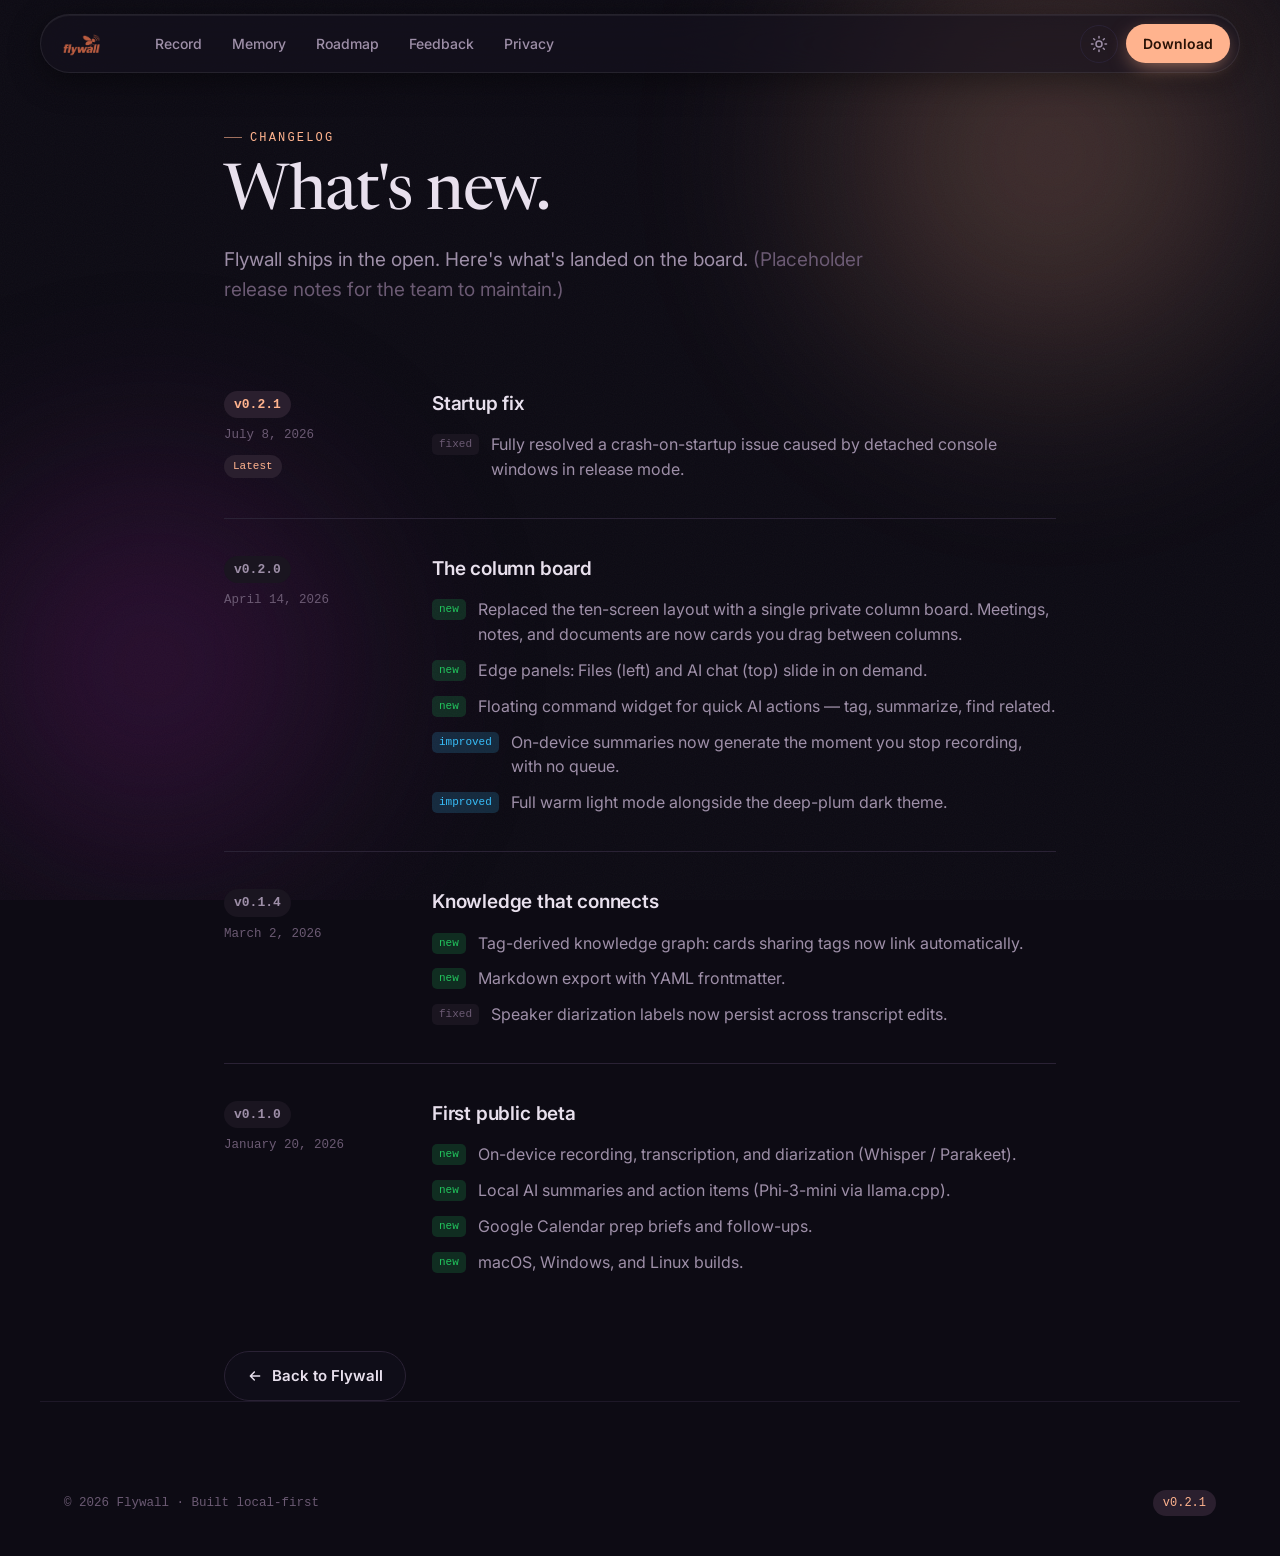
<file: changelog.html>
<!DOCTYPE html>
<html lang="en" data-theme="dark">
<head>
  <meta charset="UTF-8" />
  <meta name="viewport" content="width=device-width, initial-scale=1.0" />
  <title>Changelog — Flywall</title>
  <meta name="description" content="What's new in Flywall — release notes for a second you that captures everything you learn, on-device." />
  <link rel="icon" type="image/png" href="assets/fly-icon.png" />
  <link rel="preconnect" href="https://fonts.googleapis.com" />
  <link rel="preconnect" href="https://fonts.gstatic.com" crossorigin />
  <link href="https://fonts.googleapis.com/css2?family=Inter:opsz,wght@14..32,400;14..32,500;14..32,600;14..32,700&family=Newsreader:ital,opsz,wght@0,6..72,300..600;1,6..72,300..500&display=swap" rel="stylesheet" />
  <link rel="stylesheet" href="css/tokens.css" />
  <link rel="stylesheet" href="css/site.css" />
  <style>
    .doc { max-width: var(--maxw-narrow); margin-inline: auto; padding-top: calc(var(--nav-h) + 56px); }
    .doc h1 { font-family: var(--font-display); font-weight: 440; font-size: clamp(38px,6vw,64px); letter-spacing:-0.02em; }
    .doc .lead { color: var(--text-secondary); font-size: 19px; margin-top: 18px; max-width: 56ch; line-height:1.6; }
    .rel { display:grid; grid-template-columns: 180px 1fr; gap: 28px; padding: 36px 0; border-top: 1px solid var(--border-default); }
    .rel:first-of-type { border-top: none; }
    .rel-side { position: sticky; top: 110px; align-self: start; }
    .rel-ver { display:inline-flex; align-items:center; gap:8px; font-family: var(--font-mono); font-size:14px; font-weight:600; }
    .rel-ver .ver-badge { font-size:13px; }
    .rel-date { font-family: var(--font-mono); font-size:12.5px; color: var(--text-tertiary); margin-top:8px; }
    .rel-tag { display:inline-block; margin-top:10px; font-family:var(--font-mono); font-size:11px; padding:3px 9px; border-radius:var(--radius-full); }
    .rel-tag.latest { background: var(--accent-muted); color: var(--accent-primary); }
    .rel h3 { font-size:19px; font-weight:600; margin-bottom:14px; letter-spacing:-0.01em; }
    .rel ul { display:flex; flex-direction:column; gap:11px; }
    .rel li { display:flex; gap:12px; color: var(--text-secondary); line-height:1.55; }
    .rel li .k { font-family: var(--font-mono); font-size:11px; padding:2px 7px; border-radius:5px; flex-shrink:0; height:fit-content; margin-top:2px; }
    .k.new { background: color-mix(in oklch, var(--accent-success) 18%, transparent); color: var(--accent-success); }
    .k.imp { background: color-mix(in oklch, var(--accent-info) 18%, transparent); color: var(--accent-info); }
    .k.fix { background: var(--bg-subtle); color: var(--text-tertiary); }
    @media (max-width:600px){ .rel{ grid-template-columns:1fr; gap:14px; } .rel-side{ position:static; } }
  </style>
  <!-- Google tag (gtag.js) -->
  <script async src="https://www.googletagmanager.com/gtag/js?id=G-4VJD32J2JE"></script>
  <script>
    window.dataLayer = window.dataLayer || [];
    function gtag(){dataLayer.push(arguments);}
    gtag('js', new Date());
    gtag('config', 'G-4VJD32J2JE');
  </script>
</head>
<body>
<svg width="0" height="0" style="position:absolute" aria-hidden="true"><defs>
  <symbol id="i-sun" viewBox="0 0 24 24" fill="none" stroke="currentColor" stroke-width="2" stroke-linecap="round" stroke-linejoin="round"><circle cx="12" cy="12" r="4"/><path d="M12 2v2M12 20v2M4.9 4.9l1.4 1.4M17.7 17.7l1.4 1.4M2 12h2M20 12h2M4.9 19.1l1.4-1.4M17.7 6.3l1.4-1.4"/></symbol>
  <symbol id="i-moon" viewBox="0 0 24 24" fill="none" stroke="currentColor" stroke-width="2" stroke-linecap="round" stroke-linejoin="round"><path d="M21 12.8A9 9 0 1 1 11.2 3a7 7 0 0 0 9.8 9.8z"/></symbol>
  <symbol id="i-arrow" viewBox="0 0 24 24" fill="none" stroke="currentColor" stroke-width="2.1" stroke-linecap="round" stroke-linejoin="round"><path d="M5 12h14m0 0-6-6m6 6-6 6"/></symbol>
</defs></svg>

<div class="orbs" aria-hidden="true"><div class="orb orb--peach"></div><div class="orb orb--purple"></div></div>

<header class="nav glass" id="nav">
  <div class="nav-left">
    <a class="brand" href="index.html" aria-label="Flywall home"><img class="brand-logo" src="assets/flywall-logo.png" alt="Flywall" /></a>
    <nav class="nav-links" aria-label="Primary">
      <a href="index.html#record">Record</a><a href="index.html#memory">Memory</a><a href="roadmap.html">Roadmap</a><a href="feedback.html">Feedback</a><a href="index.html#privacy">Privacy</a>
    </nav>
  </div>
  <div class="nav-right">
    <button class="theme-toggle" id="themeToggle" aria-label="Toggle theme"><svg class="sun"><use href="#i-sun"/></svg><svg class="moon"><use href="#i-moon"/></svg></button>
    <a class="btn btn-primary" href="download.html">Download</a>
  </div>
</header>

<main class="container doc">
  <span class="eyebrow">Changelog</span>
  <h1 class="h-display" style="margin-top:14px;">What's new.</h1>
  <p class="lead">Flywall ships in the open. Here's what's landed on the board. <span style="color:var(--text-tertiary)">(Placeholder release notes for the team to maintain.)</span></p>

  <div style="margin-top:48px;">
    <div class="rel">
      <div class="rel-side">
        <div class="rel-ver"><span class="ver-badge">v0.2.1</span></div>
        <div class="rel-date">July 8, 2026</div>
        <span class="rel-tag latest">Latest</span>
      </div>
      <div>
        <h3>Startup fix</h3>
        <ul>
          <li><span class="k fix">fixed</span><span>Fully resolved a crash-on-startup issue caused by detached console windows in release mode.</span></li>
        </ul>
      </div>
    </div>

    <div class="rel">
      <div class="rel-side">
        <div class="rel-ver"><span class="ver-badge" style="background:var(--bg-subtle);color:var(--text-secondary)">v0.2.0</span></div>
        <div class="rel-date">April 14, 2026</div>
      </div>
      <div>
        <h3>The column board</h3>
        <ul>
          <li><span class="k new">new</span><span>Replaced the ten-screen layout with a single private column board. Meetings, notes, and documents are now cards you drag between columns.</span></li>
          <li><span class="k new">new</span><span>Edge panels: Files (left) and AI chat (top) slide in on demand.</span></li>
          <li><span class="k new">new</span><span>Floating command widget for quick AI actions — tag, summarize, find related.</span></li>
          <li><span class="k imp">improved</span><span>On-device summaries now generate the moment you stop recording, with no queue.</span></li>
          <li><span class="k imp">improved</span><span>Full warm light mode alongside the deep-plum dark theme.</span></li>
        </ul>
      </div>
    </div>

    <div class="rel">
      <div class="rel-side">
        <div class="rel-ver"><span class="ver-badge" style="background:var(--bg-subtle);color:var(--text-secondary)">v0.1.4</span></div>
        <div class="rel-date">March 2, 2026</div>
      </div>
      <div>
        <h3>Knowledge that connects</h3>
        <ul>
          <li><span class="k new">new</span><span>Tag-derived knowledge graph: cards sharing tags now link automatically.</span></li>
          <li><span class="k new">new</span><span>Markdown export with YAML frontmatter.</span></li>
          <li><span class="k fix">fixed</span><span>Speaker diarization labels now persist across transcript edits.</span></li>
        </ul>
      </div>
    </div>

    <div class="rel">
      <div class="rel-side">
        <div class="rel-ver"><span class="ver-badge" style="background:var(--bg-subtle);color:var(--text-secondary)">v0.1.0</span></div>
        <div class="rel-date">January 20, 2026</div>
      </div>
      <div>
        <h3>First public beta</h3>
        <ul>
          <li><span class="k new">new</span><span>On-device recording, transcription, and diarization (Whisper / Parakeet).</span></li>
          <li><span class="k new">new</span><span>Local AI summaries and action items (Phi-3-mini via llama.cpp).</span></li>
          <li><span class="k new">new</span><span>Google Calendar prep briefs and follow-ups.</span></li>
          <li><span class="k new">new</span><span>macOS, Windows, and Linux builds.</span></li>
        </ul>
      </div>
    </div>
  </div>

  <p style="margin-top:40px;"><a class="btn btn-ghost" href="index.html"><svg width="16" height="16" style="transform:rotate(180deg)"><use href="#i-arrow"/></svg>Back to Flywall</a></p>
</main>

<footer class="footer container">
  <div class="footer-bottom" style="border-top:none;margin-top:24px;padding-top:0;">
    <span class="mono">© 2026 Flywall · Built local-first</span>
    <span class="ver-badge">v0.2.1</span>
  </div>
</footer>

<script>
  (function () {
    var root = document.documentElement;
    try { var s = localStorage.getItem('fw-theme'); if (s) root.setAttribute('data-theme', s); } catch (e) {}
    var nav = document.getElementById('nav');
    var onS = function () { nav.classList.toggle('is-scrolled', window.scrollY > 40); };
    onS(); window.addEventListener('scroll', onS, { passive: true });
    document.getElementById('themeToggle').addEventListener('click', function () {
      var n = root.getAttribute('data-theme') === 'light' ? 'dark' : 'light';
      root.setAttribute('data-theme', n);
      try { localStorage.setItem('fw-theme', n); } catch (e) {}
    });
  })();
</script>
</body>
</html>
</file>
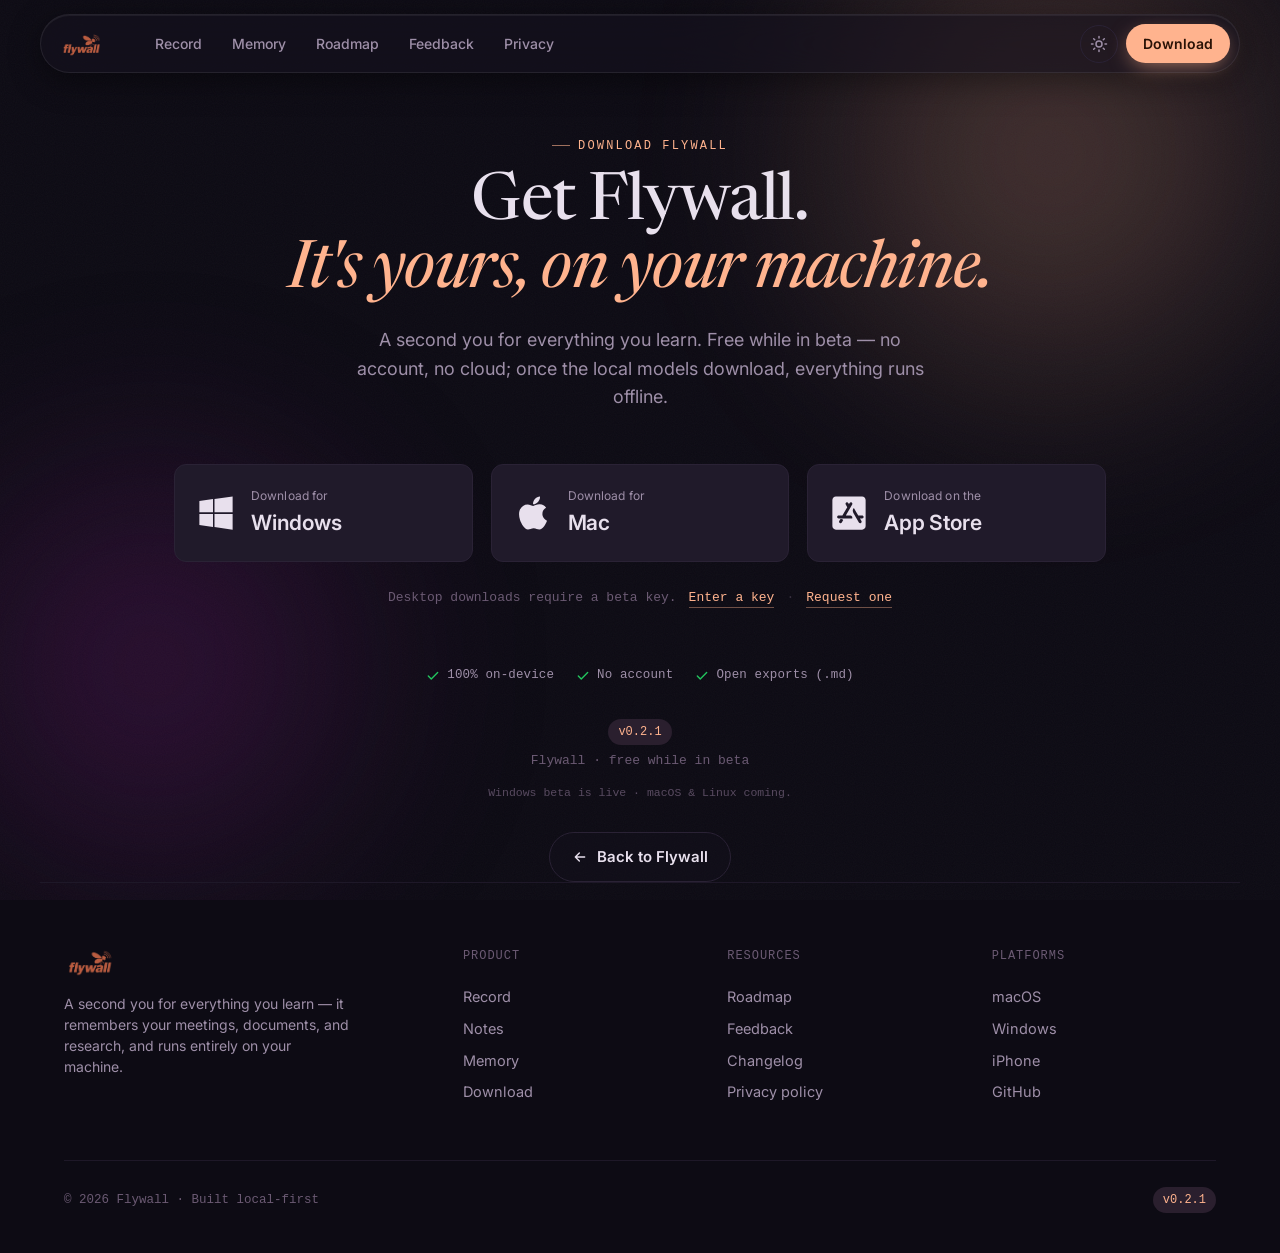
<file: download.html>
<!DOCTYPE html>
<html lang="en" data-theme="dark">
<head>
  <meta charset="UTF-8" />
  <meta name="viewport" content="width=device-width, initial-scale=1.0" />
  <title>Download Flywall — Mac, Windows &amp; iPhone</title>
  <meta name="description" content="Download Flywall for macOS, Windows, and iPhone. A second you for everything you learn — private and local-first. No account required." />
  <link rel="icon" type="image/png" href="assets/fly-mark.png" />
  <link rel="preconnect" href="https://fonts.googleapis.com" />
  <link rel="preconnect" href="https://fonts.gstatic.com" crossorigin />
  <link href="https://fonts.googleapis.com/css2?family=Inter:opsz,wght@14..32,400;14..32,500;14..32,600;14..32,700&family=Newsreader:ital,opsz,wght@0,6..72,300..600;1,6..72,300..500&display=swap" rel="stylesheet" />
  <link rel="stylesheet" href="css/tokens.css" />
  <link rel="stylesheet" href="css/site.css" />
  <style>
    .dl-wrap { max-width: 980px; margin-inline: auto; padding-top: calc(var(--nav-h) + 64px); text-align: center; }
    .dl-wrap h1 { font-family: var(--font-display); font-weight: 440; font-size: clamp(38px, 6vw, 66px); letter-spacing: -0.02em; line-height: 1.04; }
    .dl-wrap h1 em { font-style: italic; color: var(--accent-primary); }
    .dl-wrap .lead { color: var(--text-secondary); font-size: 18px; margin: 20px auto 0; max-width: 54ch; line-height: 1.6; }
    .dl-grid { display: grid; grid-template-columns: repeat(3, 1fr); gap: 18px; margin-top: 52px; text-align: left; }
    .dl-btn {
      display: flex; align-items: center; gap: 16px;
      padding: 22px 22px; min-height: 92px;
      border-radius: var(--radius-lg);
      background: var(--bg-elevated); border: 1px solid var(--border-default);
      color: var(--text-primary);
      transition: transform var(--t-smooth), border-color var(--t-smooth), box-shadow var(--t-smooth);
    }
    .dl-btn:hover { transform: translateY(-4px); border-color: color-mix(in oklch, var(--accent-primary) 55%, var(--border-default)); box-shadow: 0 16px 44px -14px color-mix(in oklch, var(--accent-primary) 55%, transparent); }
    .dl-btn:active { transform: translateY(-1px) scale(.99); }
    .dl-logo { width: 38px; height: 38px; display: grid; place-items: center; flex-shrink: 0; color: var(--text-primary); }
    .dl-logo svg { width: 100%; height: 100%; }
    .dl-txt { display: flex; flex-direction: column; gap: 2px; min-width: 0; }
    .dl-txt .s { font-size: 12px; color: var(--text-secondary); letter-spacing: .01em; }
    .dl-txt .b { font-size: 21px; font-weight: 600; letter-spacing: -0.01em; }
    .dl-meta { margin-top: 34px; font-family: var(--font-mono); font-size: 13px; color: var(--text-tertiary); display: flex; flex-direction: column; gap: 6px; align-items: center; }
    .dl-meta .ver-badge { font-size: 12px; }
    .dl-back { margin-top: 30px; }
    .dl-note { margin-top: 8px; font-size: 11.5px; color: var(--text-tertiary); opacity: .8; }
    @media (max-width: 760px) { .dl-grid { grid-template-columns: 1fr; } }

    /* -------- Beta gate -------- */
    .beta-gate {
      max-width: 560px; margin: 52px auto 0; text-align: left;
      background: var(--bg-elevated); border: 1px solid var(--border-default);
      border-radius: var(--radius-xl); padding: 8px;
      box-shadow: 0 18px 50px -24px rgba(0,0,0,.55);
    }
    .beta-tabs { display: flex; gap: 4px; background: var(--bg-subtle); border-radius: var(--radius-lg); padding: 4px; }
    .beta-tab {
      flex: 1; padding: 10px 14px; border-radius: calc(var(--radius-lg) - 3px);
      font-size: 14px; font-weight: 600; color: var(--text-secondary);
      transition: background var(--t-fast), color var(--t-fast);
    }
    .beta-tab.is-active { background: var(--bg-elevated); color: var(--text-primary); box-shadow: 0 1px 3px rgba(0,0,0,.22); }
    .beta-panel { display: none; padding: 22px 16px 16px; }
    .beta-panel.is-active { display: block; }
    .beta-label { display: block; font-size: 14px; color: var(--text-secondary); margin-bottom: 13px; line-height: 1.55; }
    .beta-row { display: flex; gap: 10px; }
    .beta-input {
      flex: 1; min-width: 0; padding: 12px 14px;
      border-radius: var(--radius-md); background: var(--bg-canvas);
      border: 1px solid var(--border-default); color: var(--text-primary);
      font-size: 15px; font-family: var(--font-sans);
      transition: border-color var(--t-fast), box-shadow var(--t-fast);
    }
    #betaKey { font-family: var(--font-mono); letter-spacing: .04em; text-transform: uppercase; }
    .beta-input::placeholder { color: var(--text-tertiary); }
    .beta-input:focus { outline: none; border-color: var(--border-focus); box-shadow: 0 0 0 3px color-mix(in oklch, var(--accent-primary) 22%, transparent); }
    .beta-row .btn { flex-shrink: 0; }
    .beta-msg { margin: 13px 2px 0; font-size: 13px; min-height: 18px; line-height: 1.5; }
    .beta-msg.is-err { color: var(--accent-danger); }
    .beta-msg.is-ok { color: var(--accent-success); }
    .beta-hp { position: absolute; left: -9999px; width: 1px; height: 1px; overflow: hidden; }
    .dl-gatehint { margin-top: 26px; font-family: var(--font-mono); font-size: 13px; color: var(--text-tertiary); display: flex; flex-wrap: wrap; gap: 6px 12px; justify-content: center; align-items: center; }
    .dl-gatehint a { color: var(--accent-primary); border-bottom: 1px solid color-mix(in oklch, var(--accent-primary) 40%, transparent); }
    .dl-gatehint a:hover { color: var(--accent-hover); }
    .dl-gatehint .dot { opacity: .45; }
    .dl-gatehint.is-unlocked #lockLine { color: var(--accent-success); }
    .dl-gatehint.is-unlocked a { display: none; }
    .dl-gatehint.is-unlocked .dot { display: none; }
    .dl-msg { text-align: center; margin: 10px auto 0; max-width: 46ch; }
    .beta-gate[hidden] { display: none; }
    @media (max-width: 520px) { .beta-row { flex-direction: column; } .beta-row .btn { width: 100%; } }
  </style>
  <!-- Google tag (gtag.js) -->
  <script async src="https://www.googletagmanager.com/gtag/js?id=G-4VJD32J2JE"></script>
  <script>
    window.dataLayer = window.dataLayer || [];
    function gtag(){dataLayer.push(arguments);}
    gtag('js', new Date());
    gtag('config', 'G-4VJD32J2JE');
  </script>
</head>
<body>
<svg width="0" height="0" style="position:absolute" aria-hidden="true"><defs>
  <symbol id="i-sun" viewBox="0 0 24 24" fill="none" stroke="currentColor" stroke-width="2" stroke-linecap="round" stroke-linejoin="round"><circle cx="12" cy="12" r="4"/><path d="M12 2v2M12 20v2M4.9 4.9l1.4 1.4M17.7 17.7l1.4 1.4M2 12h2M20 12h2M4.9 19.1l1.4-1.4M17.7 6.3l1.4-1.4"/></symbol>
  <symbol id="i-moon" viewBox="0 0 24 24" fill="none" stroke="currentColor" stroke-width="2" stroke-linecap="round" stroke-linejoin="round"><path d="M21 12.8A9 9 0 1 1 11.2 3a7 7 0 0 0 9.8 9.8z"/></symbol>
  <symbol id="i-arrow" viewBox="0 0 24 24" fill="none" stroke="currentColor" stroke-width="2.1" stroke-linecap="round" stroke-linejoin="round"><path d="M5 12h14m0 0-6-6m6 6-6 6"/></symbol>
  <symbol id="i-check" viewBox="0 0 24 24" fill="none" stroke="currentColor" stroke-width="2.4" stroke-linecap="round" stroke-linejoin="round"><polyline points="20 6 9 17 4 12"/></symbol>
  <symbol id="i-download" viewBox="0 0 24 24" fill="none" stroke="currentColor" stroke-width="2.1" stroke-linecap="round" stroke-linejoin="round"><path d="M12 3v12m0 0 4-4m-4 4-4-4M4 19h16"/></symbol>
</defs></svg>

<div class="orbs" aria-hidden="true"><div class="orb orb--peach"></div><div class="orb orb--purple"></div></div>

<header class="nav glass" id="nav">
  <div class="nav-left">
    <a class="brand" href="index.html" aria-label="Flywall home"><img class="brand-logo" src="assets/flywall-logo.png" alt="Flywall" /></a>
    <nav class="nav-links" aria-label="Primary">
      <a href="index.html#record">Record</a>
      <a href="index.html#memory">Memory</a>
      <a href="roadmap.html">Roadmap</a>
      <a href="feedback.html">Feedback</a>
      <a href="index.html#privacy">Privacy</a>
    </nav>
  </div>
  <div class="nav-right">
    <button class="theme-toggle" id="themeToggle" aria-label="Toggle theme"><svg class="sun"><use href="#i-sun"/></svg><svg class="moon"><use href="#i-moon"/></svg></button>
    <a class="btn btn-primary" href="download.html">Download</a>
  </div>
</header>

<main class="container dl-wrap">
  <span class="eyebrow" style="display:inline-flex;justify-content:center;">Download Flywall</span>
  <h1 class="h-display" style="margin-top:14px;">Get Flywall.<br/><em>It's yours, on your machine.</em></h1>
  <p class="lead">A second you for everything you learn. Free while in beta — no account, no cloud; once the local models download, everything runs offline.</p>

  <!-- Platform downloads (always visible). Windows/Mac require a beta key. -->
  <div class="dl-grid">
    <!-- Windows — Windows logo. Swap href for the .exe/.msi release URL. -->
    <a class="dl-btn" href="releases/Flywall_0.2.1_x64-setup.exe" data-platform="windows" aria-label="Download for Windows" download>
      <span class="dl-logo">
        <svg viewBox="0 0 448 512" aria-hidden="true"><path fill="currentColor" d="M0 93.7l183.6-25.3v177.4H0V93.7zm0 324.6l183.6 25.3V268.4H0v149.9zm203.8 28L448 480V268.4H203.8v177.9zm0-380.6v180.1H448V32L203.8 65.7z"/></svg>
      </span>
      <span class="dl-txt"><span class="s">Download for</span><span class="b">Windows</span></span>
    </a>

    <!-- Mac — Apple logo. Swap href for the .dmg release URL. -->
    <a class="dl-btn" href="https://github.com/1MARRC/Artemis/releases/download/v0.2.0/Flywall_0.2.0_x64.dmg" data-platform="mac" aria-label="Download for Mac" download>
      <span class="dl-logo">
        <svg viewBox="0 0 384 512" aria-hidden="true"><path fill="currentColor" d="M318.7 268.7c-.2-36.7 16.4-64.4 50-84.8-18.8-26.9-47.2-41.7-84.7-44.6-35.5-2.8-74.3 20.7-88.5 20.7-15 0-49.4-19.7-76.4-19.7C63.3 141.2 4 184.8 4 273.5q0 39.3 14.4 81.2c12.8 36.7 59 126.7 107.2 125.2 25.2-.6 43-17.9 75.8-17.9 31.8 0 48.3 17.9 76.4 17.9 48.6-.7 90.4-82.5 102.6-119.3-65.2-30.7-61.7-90-61.7-91.9zM262.1 104.5c27.3-32.4 24.8-61.9 24-72.5-24.1 1.4-52 16.4-67.9 34.9-17.5 19.8-27.8 44.3-25.6 71.9 26.1 2 49.9-11.4 69.5-34.3z"/></svg>
      </span>
      <span class="dl-txt"><span class="s">Download for</span><span class="b">Mac</span></span>
    </a>

    <!-- iPhone — App Store logo. Placeholder; swap href for the App Store listing URL. -->
    <a class="dl-btn" href="#" data-platform="ios" target="_blank" rel="noopener" aria-label="Download on the App Store">
      <span class="dl-logo">
        <svg viewBox="0 0 448 512" aria-hidden="true"><path fill="currentColor" d="M400 32H48C21.5 32 0 53.5 0 80v352c0 26.5 21.5 48 48 48h352c26.5 0 48-21.5 48-48V80c0-26.5-21.5-48-48-48zM127 384.5c-5.5 9.6-17.8 12.8-27.3 7.3-9.6-5.5-12.8-17.8-7.3-27.3l14.3-24.7c16.1-4.9 29.3-1.1 39.6 11.4L127 384.5zm138.9-53.9H84c-11 0-20-9-20-20s9-20 20-20h51l65.4-113.2-20.5-35.4c-5.5-9.6-2.2-21.8 7.3-27.3 9.6-5.5 21.8-2.2 27.3 7.3l8.9 15.4 8.9-15.4c5.5-9.6 17.8-12.8 27.3-7.3 9.6 5.5 12.8 17.8 7.3 27.3l-85.8 148.6h62.1c20.2 0 31.5 23.7 22.7 40zm135.2 0h-29l19.6 33.9c5.5 9.6 2.2 21.8-7.3 27.3-9.6 5.5-21.8 2.2-27.3-7.3-32.9-56.9-57.5-99.7-74-128.1-16.7-29-4.8-58 7.1-67.8 13.1 22.7 32.7 56.7 58.9 102h52.1c11 0 20 9 20 20-.1 11-9.1 20-20.1 20z"/></svg>
      </span>
      <span class="dl-txt"><span class="s">Download on the</span><span class="b">App Store</span></span>
    </a>
  </div>

  <p class="dl-gatehint" id="gateHint">
    <span id="lockLine">Desktop downloads require a beta key.</span>
    <a href="#" id="haveKeyLink">Enter a key</a>
    <span class="dot" aria-hidden="true">·</span>
    <a href="#" id="needKeyLink">Request one</a>
  </p>
  <p class="beta-msg dl-msg" id="dlMsg" role="status" aria-live="polite"></p>

  <!-- Beta key gate (revealed when a locked download is clicked, or via the links above) -->
  <div class="beta-gate" id="betaGate" hidden>
    <div class="beta-tabs" role="tablist" aria-label="Beta access">
      <button class="beta-tab is-active" id="tabKey" type="button" role="tab" aria-selected="true" aria-controls="panelKey">I have a beta key</button>
      <button class="beta-tab" id="tabReq" type="button" role="tab" aria-selected="false" aria-controls="panelReq">Request a key</button>
    </div>

    <!-- Enter beta key -->
    <form class="beta-panel is-active" id="panelKey" role="tabpanel" aria-labelledby="tabKey" novalidate>
      <label class="beta-label" for="betaKey">Enter your beta key to unlock the downloads.</label>
      <div class="beta-row">
        <input class="beta-input" id="betaKey" name="key" type="text" autocomplete="off" autocapitalize="off" spellcheck="false" placeholder="FLY-XXXX-XXXX-XXXX" />
        <button class="btn btn-primary" type="submit" id="betaKeySubmit">Unlock</button>
      </div>
      <p class="beta-msg" id="keyMsg" role="status" aria-live="polite"></p>
    </form>

    <!-- Request a key by email (Netlify Forms) -->
    <form class="beta-panel" id="panelReq" role="tabpanel" aria-labelledby="tabReq" name="beta-signup" method="POST" data-netlify="true" data-netlify-honeypot="bot-field">
      <input type="hidden" name="form-name" value="beta-signup" />
      <p class="beta-hp" aria-hidden="true"><label>Leave this empty: <input name="bot-field" tabindex="-1" autocomplete="off" /></label></p>
      <label class="beta-label" for="betaEmail">No key yet? Leave your email and we'll send you one.</label>
      <div class="beta-row">
        <input class="beta-input" id="betaEmail" name="email" type="email" required autocomplete="email" placeholder="you@example.com" />
        <button class="btn btn-primary" type="submit" id="betaEmailSubmit">Request key</button>
      </div>
      <p class="beta-msg" id="emailMsg" role="status" aria-live="polite"></p>
    </form>
  </div>

  <!-- Download success: shown after a valid beta key (and for returning, unlocked visitors) -->
  <div class="beta-gate" id="dlSuccess" hidden>
    <div style="padding: 20px 18px 16px; text-align: left;">
      <p class="beta-label" id="dlPlat" hidden style="color: var(--accent-primary); margin-bottom: 12px;"></p>
      <p class="beta-label" style="margin-bottom: 14px;">Flywall <span id="dlVer">0.2.1</span> · ~<span id="dlSize">30</span> MB · Windows</p>
      <a class="btn btn-primary" id="dlGo" href="#" style="width: 100%; justify-content: center;"><svg width="17" height="17"><use href="#i-download"/></svg>Download for Windows</a>
      <p class="beta-label" style="margin: 14px 0 0;">After download, run the installer. If Windows shows &ldquo;Windows protected your PC&rdquo;, click &ldquo;More info&rdquo; then &ldquo;Run anyway&rdquo; — the installer is unsigned for this beta.</p>
      <p class="dl-note" style="margin-top: 10px;"><a id="dlSha" href="#" rel="noopener" style="color: var(--accent-primary);">Verify SHA256</a></p>
    </div>
  </div>

  <div class="ticks" style="justify-content:center;margin-top:30px;">
    <span class="tick"><svg><use href="#i-check"/></svg>100% on-device</span>
    <span class="tick"><svg><use href="#i-check"/></svg>No account</span>
    <span class="tick"><svg><use href="#i-check"/></svg>Open exports (.md)</span>
  </div>

  <div class="dl-meta">
    <span class="ver-badge">v0.2.1</span>
    <span>Flywall · free while in beta</span>
    <span class="dl-note">Windows beta is live · macOS &amp; Linux coming.</span>
  </div>

  <div class="dl-back">
    <a class="btn btn-ghost" href="index.html"><svg width="16" height="16" style="transform:rotate(180deg)"><use href="#i-arrow"/></svg>Back to Flywall</a>
  </div>
</main>

<footer class="footer container">
  <div class="footer-top">
    <div class="footer-brand">
      <a class="brand" href="index.html"><img class="brand-logo" src="assets/flywall-logo.png" alt="Flywall" /></a>
      <p>A second you for everything you learn — it remembers your meetings, documents, and research, and runs entirely on your machine.</p>
    </div>
    <div class="footer-col">
      <h4>Product</h4>
      <a href="index.html#record">Record</a>
      <a href="index.html#notes">Notes</a>
      <a href="index.html#memory">Memory</a>
      <a href="download.html">Download</a>
    </div>
    <div class="footer-col">
      <h4>Resources</h4>
      <a href="roadmap.html">Roadmap</a>
      <a href="feedback.html">Feedback</a>
      <a href="changelog.html">Changelog</a>
      <a href="privacy.html">Privacy policy</a>
    </div>
    <div class="footer-col">
      <h4>Platforms</h4>
      <a href="download.html">macOS</a>
      <a href="download.html">Windows</a>
      <a href="download.html">iPhone</a>
      <a href="#">GitHub</a>
    </div>
  </div>
  <div class="footer-bottom">
    <span class="mono">© 2026 Flywall · Built local-first</span>
    <span class="ver-badge">v0.2.1</span>
  </div>
</footer>

<script>
  (function () {
    var root = document.documentElement;
    try { var s = localStorage.getItem('fw-theme'); if (s) root.setAttribute('data-theme', s); } catch (e) {}
    var nav = document.getElementById('nav');
    var onS = function () { nav.classList.toggle('is-scrolled', window.scrollY > 40); };
    onS(); window.addEventListener('scroll', onS, { passive: true });
    document.getElementById('themeToggle').addEventListener('click', function () {
      var n = root.getAttribute('data-theme') === 'light' ? 'dark' : 'light';
      root.setAttribute('data-theme', n);
      try { localStorage.setItem('fw-theme', n); } catch (e) {}
    });
  })();
</script>

<script src="js/flywall-release.js?v=0.2.1"></script>

<script>
  // Download gate: a valid beta key (verified server-side) unlocks the Windows
  // installer. Mac/iPhone are "coming soon". The installer URL + version come
  // from the verify response, with js/flywall-release.js as the on-page source.
  (function () {
    var STORE = 'fw-beta-unlocked';
    var FR = window.FlywallRelease || {};
    var gate = document.getElementById('betaGate');
    var gateHint = document.getElementById('gateHint');
    var lockLine = document.getElementById('lockLine');
    var dlMsg = document.getElementById('dlMsg');
    var grid = document.querySelector('.dl-grid');
    var tabKey = document.getElementById('tabKey');
    var tabReq = document.getElementById('tabReq');
    var panelKey = document.getElementById('panelKey');
    var panelReq = document.getElementById('panelReq');
    var keyForm = document.getElementById('panelKey');
    var keyInput = document.getElementById('betaKey');
    var keyMsg = document.getElementById('keyMsg');
    var keyBtn = document.getElementById('betaKeySubmit');
    var reqForm = document.getElementById('panelReq');
    var emailInput = document.getElementById('betaEmail');
    var emailMsg = document.getElementById('emailMsg');
    var emailBtn = document.getElementById('betaEmailSubmit');

    // Success-state elements
    var dlSuccess = document.getElementById('dlSuccess');
    var dlGo = document.getElementById('dlGo');
    var dlVer = document.getElementById('dlVer');
    var dlSize = document.getElementById('dlSize');
    var dlSha = document.getElementById('dlSha');
    var dlPlat = document.getElementById('dlPlat');

    var isWindows = /Windows|Win32|Win64|WOW64/i.test(navigator.userAgent || '');
    var release = null; // populated from the verify response on a valid key

    function unlocked() { try { return !!localStorage.getItem(STORE); } catch (e) { return false; } }
    function reflectUnlock() {
      if (unlocked()) {
        gateHint.classList.add('is-unlocked');
        lockLine.textContent = '✓ Beta key active — your download is ready below.';
      }
    }

    function setMsg(el, text, kind) {
      el.textContent = text;
      el.className = el.className.replace(/\s*is-(ok|err)\b/g, '') + (kind === 'ok' ? ' is-ok' : kind === 'err' ? ' is-err' : '');
    }
    function busy(btn, on, label) {
      if (on) { btn.dataset.label = btn.textContent; btn.disabled = true; btn.textContent = label; }
      else { btn.disabled = false; btn.textContent = btn.dataset.label || btn.textContent; }
    }

    // Resolve a release field from the verify response, falling back to the
    // on-page constant in js/flywall-release.js.
    function relField(respKey, constKey) {
      return (release && release[respKey]) || FR[constKey] || '';
    }
    // Reveal the Windows download success state. autostart=true also fires the file.
    function showSuccess(autostart) {
      var url = relField('url', 'FLYWALL_INSTALLER_URL');
      dlVer.textContent = relField('version', 'FLYWALL_RELEASE_VERSION');
      dlSize.textContent = relField('sizeMb', 'FLYWALL_INSTALLER_SIZE_MB');
      if (url) { dlGo.setAttribute('href', url); }
      var sha = relField('sha256Url', 'FLYWALL_INSTALLER_SHA256_URL');
      if (sha) { dlSha.setAttribute('href', sha); }
      if (!isWindows) { dlPlat.textContent = 'Windows-only beta — macOS & Linux coming.'; dlPlat.hidden = false; }
      gate.hidden = true;
      dlSuccess.hidden = false;
      dlSuccess.scrollIntoView({ behavior: 'smooth', block: 'center' });
      if (typeof gtag === 'function' && autostart) {
        gtag('event', 'download_unlocked', { event_category: 'Beta', event_label: url });
      }
      if (autostart && url) { window.location.href = url; }
    }

    reflectUnlock();
    if (unlocked()) { showSuccess(false); } // returning visitor: show download, don't auto-fire

    // --- Tabs ---
    function activate(keyOn) {
      tabKey.classList.toggle('is-active', keyOn);
      tabReq.classList.toggle('is-active', !keyOn);
      tabKey.setAttribute('aria-selected', String(keyOn));
      tabReq.setAttribute('aria-selected', String(!keyOn));
      panelKey.classList.toggle('is-active', keyOn);
      panelReq.classList.toggle('is-active', !keyOn);
    }
    tabKey.addEventListener('click', function () { activate(true); keyInput.focus(); });
    tabReq.addEventListener('click', function () { activate(false); emailInput.focus(); });

    function openGate(which) {
      gate.hidden = false;
      activate(which !== 'req');
      gate.scrollIntoView({ behavior: 'smooth', block: 'center' });
      setTimeout(function () { (which === 'req' ? emailInput : keyInput).focus(); }, 320);
    }
    document.getElementById('haveKeyLink').addEventListener('click', function (e) {
      e.preventDefault(); setMsg(keyMsg, '', ''); openGate('key');
    });
    document.getElementById('needKeyLink').addEventListener('click', function (e) {
      e.preventDefault(); openGate('req');
    });

    // --- Box clicks ---
    grid.addEventListener('click', function (e) {
      var a = e.target.closest('.dl-btn');
      if (!a) return;
      var plat = a.getAttribute('data-platform');
      if (plat === 'ios') {
        e.preventDefault();
        setMsg(dlMsg, 'The iPhone app is coming to the App Store.', 'ok');
        return;
      }
      // Allow default link behavior for Windows and Mac
      setMsg(dlMsg, '', '');
    });

    // --- Key validation (serverless) ---
    keyForm.addEventListener('submit', function (e) {
      e.preventDefault();
      var key = keyInput.value.trim();
      if (!key) { setMsg(keyMsg, 'Enter your key first.', 'err'); return; }
      setMsg(keyMsg, '', '');
      busy(keyBtn, true, 'Checking…');
      fetch('/.netlify/functions/validate-key', {
        method: 'POST',
        headers: { 'Content-Type': 'application/json' },
        body: JSON.stringify({ key: key })
      })
        .then(function (r) { return r.json().catch(function () { return {}; }); })
        .then(function (d) {
          if (d && d.valid) {
            try { localStorage.setItem(STORE, '1'); } catch (e) {}
            release = { url: d.url, version: d.version, sizeMb: d.sizeMb, sha256Url: d.sha256Url };
            reflectUnlock();
            setMsg(keyMsg, 'Key accepted — starting your download…', 'ok');
            setTimeout(function () { showSuccess(true); }, 500);
          } else {
            setMsg(keyMsg, 'That key isn’t valid. Double-check it, or request a new one.', 'err');
          }
        })
        .catch(function () {
          setMsg(keyMsg, 'Couldn’t check the key right now. Please try again in a moment.', 'err');
        })
        .then(function () { busy(keyBtn, false); });
    });

    // --- Email request (Netlify Forms, AJAX so we stay on-page) ---
    reqForm.addEventListener('submit', function (e) {
      e.preventDefault();
      var email = emailInput.value.trim();
      if (!/^[^@\s]+@[^@\s]+\.[^@\s]+$/.test(email)) {
        setMsg(emailMsg, 'Enter a valid email address.', 'err'); return;
      }
      setMsg(emailMsg, '', '');
      busy(emailBtn, true, 'Sending…');
      var body = new URLSearchParams(new FormData(reqForm)).toString();
      fetch('/', {
        method: 'POST',
        headers: { 'Content-Type': 'application/x-www-form-urlencoded' },
        body: body
      })
        .then(function (r) {
          if (!r.ok) throw new Error('submit failed');
          setMsg(emailMsg, 'Thanks! We’ll email your beta key soon.', 'ok');
          reqForm.reset();
        })
        .catch(function () {
          setMsg(emailMsg, 'Something went wrong — please try again.', 'err');
        })
        .then(function () { busy(emailBtn, false); });
    });
  })();
</script>
</body>
</html>
</file>
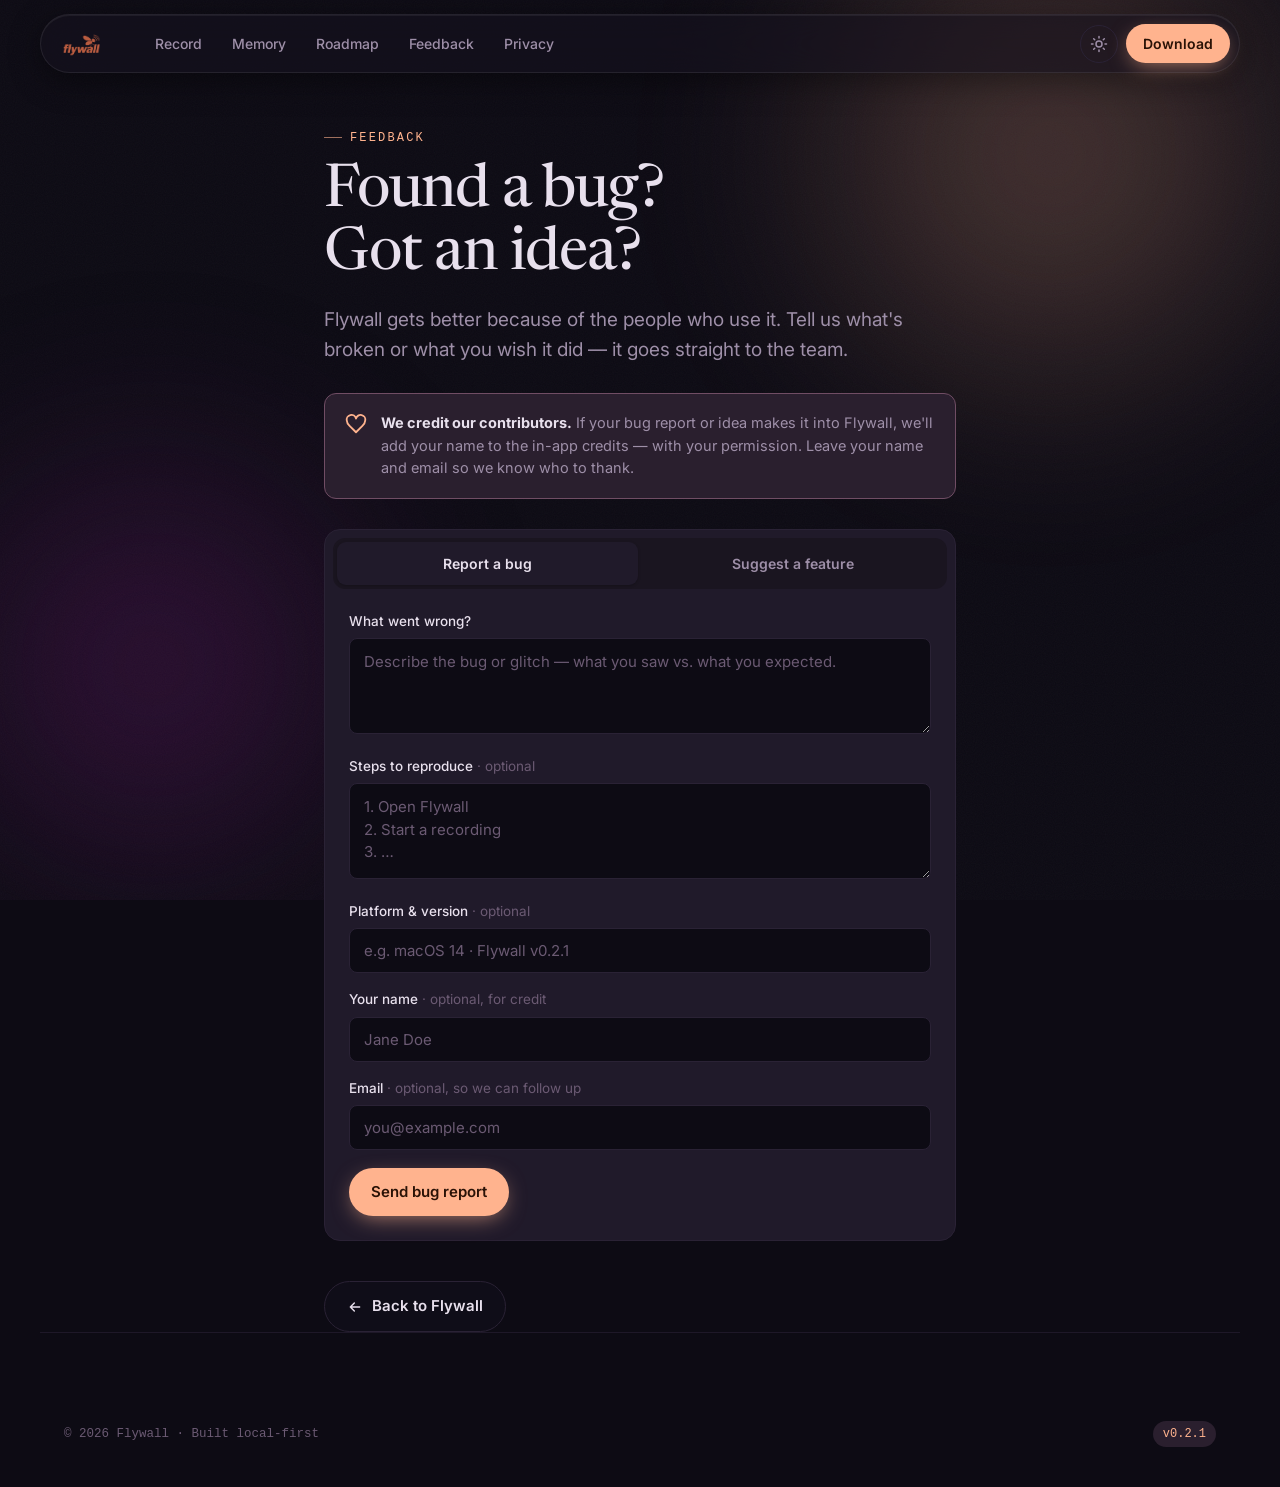
<file: feedback.html>
<!DOCTYPE html>
<html lang="en" data-theme="dark">
<head>
  <meta charset="UTF-8" />
  <meta name="viewport" content="width=device-width, initial-scale=1.0" />
  <title>Feedback — Flywall</title>
  <meta name="description" content="Report a bug or suggest a feature for Flywall. We credit contributors whose reports and ideas make it into the app." />
  <link rel="icon" type="image/png" href="assets/fly-icon.png" />
  <link rel="preconnect" href="https://fonts.googleapis.com" />
  <link rel="preconnect" href="https://fonts.gstatic.com" crossorigin />
  <link href="https://fonts.googleapis.com/css2?family=Inter:opsz,wght@14..32,400;14..32,500;14..32,600;14..32,700&family=Newsreader:ital,opsz,wght@0,6..72,300..600;1,6..72,300..500&display=swap" rel="stylesheet" />
  <link rel="stylesheet" href="css/tokens.css" />
  <link rel="stylesheet" href="css/site.css" />
  <style>
    .doc { max-width: 680px; margin-inline: auto; padding-top: calc(var(--nav-h) + 56px); }
    .doc h1 { font-family: var(--font-display); font-weight: 440; font-size: clamp(36px,6vw,60px); letter-spacing:-0.02em; line-height:1.05; }
    .doc .lead { color: var(--text-secondary); font-size: 19px; margin-top: 18px; max-width: 56ch; line-height:1.6; }

    /* Accreditation banner */
    .fb-credit { margin-top: 28px; display: flex; gap: 14px; align-items: flex-start; padding: 18px 20px; border-radius: var(--radius-lg); border: 1px solid color-mix(in oklch, var(--accent-primary) 35%, var(--border-default)); background: var(--accent-muted); }
    .fb-credit svg { width: 22px; height: 22px; color: var(--accent-primary); flex-shrink: 0; margin-top: 1px; }
    .fb-credit p { font-size: 14.5px; line-height: 1.55; color: var(--text-secondary); }
    .fb-credit b { color: var(--text-primary); }

    /* Tabs (shared look with the download gate) */
    .fb-card { margin-top: 30px; background: var(--bg-elevated); border: 1px solid var(--border-default); border-radius: var(--radius-xl); padding: 8px; }
    .fb-tabs { display: flex; gap: 4px; background: var(--bg-subtle); border-radius: var(--radius-lg); padding: 4px; }
    .fb-tab { flex: 1; padding: 11px 14px; border-radius: calc(var(--radius-lg) - 3px); font-size: 14px; font-weight: 600; color: var(--text-secondary); transition: background var(--t-fast), color var(--t-fast); }
    .fb-tab.is-active { background: var(--bg-elevated); color: var(--text-primary); box-shadow: 0 1px 3px rgba(0,0,0,.22); }

    .fb-panel { display: none; padding: 22px 16px 16px; }
    .fb-panel.is-active { display: block; }
    .fb-field { margin-bottom: 16px; }
    .fb-field:last-of-type { margin-bottom: 0; }
    .fb-label { display: block; font-size: 13.5px; font-weight: 500; color: var(--text-primary); margin-bottom: 7px; }
    .fb-label .opt { font-weight: 400; color: var(--text-tertiary); }
    .fb-input, .fb-textarea {
      width: 100%; padding: 12px 14px; border-radius: var(--radius-md);
      background: var(--bg-canvas); border: 1px solid var(--border-default);
      color: var(--text-primary); font-size: 15px; font-family: var(--font-sans);
      transition: border-color var(--t-fast), box-shadow var(--t-fast);
    }
    .fb-textarea { resize: vertical; min-height: 96px; line-height: 1.5; }
    .fb-input::placeholder, .fb-textarea::placeholder { color: var(--text-tertiary); }
    .fb-input:focus, .fb-textarea:focus { outline: none; border-color: var(--border-focus); box-shadow: 0 0 0 3px color-mix(in oklch, var(--accent-primary) 22%, transparent); }
    .fb-actions { display: flex; align-items: center; gap: 14px; margin-top: 18px; }
    .fb-msg { font-size: 13px; min-height: 18px; line-height: 1.5; }
    .fb-msg.is-ok { color: var(--accent-success); }
    .fb-msg.is-err { color: var(--accent-danger); }
    .fb-hp { position: absolute; left: -9999px; width: 1px; height: 1px; overflow: hidden; }
    @media (max-width: 520px) { .fb-actions { flex-direction: column; align-items: stretch; } }
  </style>
  <!-- Google tag (gtag.js) -->
  <script async src="https://www.googletagmanager.com/gtag/js?id=G-4VJD32J2JE"></script>
  <script>
    window.dataLayer = window.dataLayer || [];
    function gtag(){dataLayer.push(arguments);}
    gtag('js', new Date());
    gtag('config', 'G-4VJD32J2JE');
  </script>
</head>
<body>
<svg width="0" height="0" style="position:absolute" aria-hidden="true"><defs>
  <symbol id="i-sun" viewBox="0 0 24 24" fill="none" stroke="currentColor" stroke-width="2" stroke-linecap="round" stroke-linejoin="round"><circle cx="12" cy="12" r="4"/><path d="M12 2v2M12 20v2M4.9 4.9l1.4 1.4M17.7 17.7l1.4 1.4M2 12h2M20 12h2M4.9 19.1l1.4-1.4M17.7 6.3l1.4-1.4"/></symbol>
  <symbol id="i-moon" viewBox="0 0 24 24" fill="none" stroke="currentColor" stroke-width="2" stroke-linecap="round" stroke-linejoin="round"><path d="M21 12.8A9 9 0 1 1 11.2 3a7 7 0 0 0 9.8 9.8z"/></symbol>
  <symbol id="i-arrow" viewBox="0 0 24 24" fill="none" stroke="currentColor" stroke-width="2.1" stroke-linecap="round" stroke-linejoin="round"><path d="M5 12h14m0 0-6-6m6 6-6 6"/></symbol>
  <symbol id="i-heart" viewBox="0 0 24 24" fill="none" stroke="currentColor" stroke-width="2" stroke-linecap="round" stroke-linejoin="round"><path d="M19 14c1.5-1.5 3-3.3 3-5.5A4.5 4.5 0 0 0 12 6 4.5 4.5 0 0 0 2 8.5c0 2.2 1.5 4 3 5.5l7 7 7-7z"/></symbol>
</defs></svg>

<div class="orbs" aria-hidden="true"><div class="orb orb--peach"></div><div class="orb orb--purple"></div></div>

<header class="nav glass" id="nav">
  <div class="nav-left">
    <a class="brand" href="index.html" aria-label="Flywall home"><img class="brand-logo" src="assets/flywall-logo.png" alt="Flywall" /></a>
    <nav class="nav-links" aria-label="Primary">
      <a href="index.html#record">Record</a><a href="index.html#memory">Memory</a><a href="roadmap.html">Roadmap</a><a href="feedback.html" aria-current="page">Feedback</a><a href="index.html#privacy">Privacy</a>
    </nav>
  </div>
  <div class="nav-right">
    <button class="theme-toggle" id="themeToggle" aria-label="Toggle theme"><svg class="sun"><use href="#i-sun"/></svg><svg class="moon"><use href="#i-moon"/></svg></button>
    <a class="btn btn-primary" href="download.html">Download</a>
  </div>
</header>

<main class="container doc">
  <span class="eyebrow">Feedback</span>
  <h1 class="h-display" style="margin-top:14px;">Found a bug? Got an idea?</h1>
  <p class="lead">Flywall gets better because of the people who use it. Tell us what's broken or what you wish it did — it goes straight to the team.</p>

  <div class="fb-credit">
    <svg><use href="#i-heart"/></svg>
    <p><b>We credit our contributors.</b> If your bug report or idea makes it into Flywall, we'll add your name to the in-app credits — with your permission. Leave your name and email so we know who to thank.</p>
  </div>

  <div class="fb-card">
    <div class="fb-tabs" role="tablist" aria-label="Feedback type">
      <button class="fb-tab is-active" id="tabBug" type="button" role="tab" aria-selected="true" aria-controls="panelBug">Report a bug</button>
      <button class="fb-tab" id="tabFeature" type="button" role="tab" aria-selected="false" aria-controls="panelFeature">Suggest a feature</button>
    </div>

    <!-- BUG REPORT (Netlify Forms) -->
    <form class="fb-panel is-active" id="panelBug" role="tabpanel" aria-labelledby="tabBug" name="bug-report" method="POST" data-netlify="true" data-netlify-honeypot="bot-field" novalidate>
      <input type="hidden" name="form-name" value="bug-report" />
      <p class="fb-hp" aria-hidden="true"><label>Leave this empty: <input name="bot-field" tabindex="-1" autocomplete="off" /></label></p>

      <div class="fb-field">
        <label class="fb-label" for="bugWhat">What went wrong?</label>
        <textarea class="fb-textarea" id="bugWhat" name="what-happened" required placeholder="Describe the bug or glitch — what you saw vs. what you expected."></textarea>
      </div>
      <div class="fb-field">
        <label class="fb-label" for="bugSteps">Steps to reproduce <span class="opt">· optional</span></label>
        <textarea class="fb-textarea" id="bugSteps" name="steps" placeholder="1. Open Flywall&#10;2. Start a recording&#10;3. …"></textarea>
      </div>
      <div class="fb-field">
        <label class="fb-label" for="bugEnv">Platform &amp; version <span class="opt">· optional</span></label>
        <input class="fb-input" id="bugEnv" name="environment" type="text" placeholder="e.g. macOS 14 · Flywall v0.2.1" />
      </div>
      <div class="fb-field">
        <label class="fb-label" for="bugName">Your name <span class="opt">· optional, for credit</span></label>
        <input class="fb-input" id="bugName" name="name" type="text" autocomplete="name" placeholder="Jane Doe" />
      </div>
      <div class="fb-field">
        <label class="fb-label" for="bugEmail">Email <span class="opt">· optional, so we can follow up</span></label>
        <input class="fb-input" id="bugEmail" name="email" type="email" autocomplete="email" placeholder="you@example.com" />
      </div>
      <div class="fb-actions">
        <button class="btn btn-primary" type="submit" id="bugSubmit">Send bug report</button>
        <p class="fb-msg" id="bugMsg" role="status" aria-live="polite"></p>
      </div>
    </form>

    <!-- FEATURE REQUEST (Netlify Forms) -->
    <form class="fb-panel" id="panelFeature" role="tabpanel" aria-labelledby="tabFeature" name="feature-request" method="POST" data-netlify="true" data-netlify-honeypot="bot-field" novalidate>
      <input type="hidden" name="form-name" value="feature-request" />
      <p class="fb-hp" aria-hidden="true"><label>Leave this empty: <input name="bot-field" tabindex="-1" autocomplete="off" /></label></p>

      <div class="fb-field">
        <label class="fb-label" for="featIdea">Your idea</label>
        <textarea class="fb-textarea" id="featIdea" name="idea" required placeholder="What should Flywall do? Describe the feature you'd love to see."></textarea>
      </div>
      <div class="fb-field">
        <label class="fb-label" for="featProblem">What problem would it solve? <span class="opt">· optional</span></label>
        <textarea class="fb-textarea" id="featProblem" name="problem" placeholder="What are you trying to do today that's harder than it should be?"></textarea>
      </div>
      <div class="fb-field">
        <label class="fb-label" for="featName">Your name <span class="opt">· optional, for credit</span></label>
        <input class="fb-input" id="featName" name="name" type="text" autocomplete="name" placeholder="Jane Doe" />
      </div>
      <div class="fb-field">
        <label class="fb-label" for="featEmail">Email <span class="opt">· optional, so we can follow up</span></label>
        <input class="fb-input" id="featEmail" name="email" type="email" autocomplete="email" placeholder="you@example.com" />
      </div>
      <div class="fb-actions">
        <button class="btn btn-primary" type="submit" id="featSubmit">Send suggestion</button>
        <p class="fb-msg" id="featMsg" role="status" aria-live="polite"></p>
      </div>
    </form>
  </div>

  <p style="margin-top:40px;"><a class="btn btn-ghost" href="index.html"><svg width="16" height="16" style="transform:rotate(180deg)"><use href="#i-arrow"/></svg>Back to Flywall</a></p>
</main>

<footer class="footer container">
  <div class="footer-bottom" style="border-top:none;margin-top:24px;padding-top:0;">
    <span class="mono">© 2026 Flywall · Built local-first</span>
    <span class="ver-badge">v0.2.1</span>
  </div>
</footer>

<script>
  (function () {
    var root = document.documentElement;
    try { var s = localStorage.getItem('fw-theme'); if (s) root.setAttribute('data-theme', s); } catch (e) {}
    var nav = document.getElementById('nav');
    var onS = function () { nav.classList.toggle('is-scrolled', window.scrollY > 40); };
    onS(); window.addEventListener('scroll', onS, { passive: true });
    document.getElementById('themeToggle').addEventListener('click', function () {
      var n = root.getAttribute('data-theme') === 'light' ? 'dark' : 'light';
      root.setAttribute('data-theme', n);
      try { localStorage.setItem('fw-theme', n); } catch (e) {}
    });
  })();

  // Feedback forms: tab switch + Netlify Forms AJAX submit.
  (function () {
    var tabBug = document.getElementById('tabBug');
    var tabFeature = document.getElementById('tabFeature');
    var panelBug = document.getElementById('panelBug');
    var panelFeature = document.getElementById('panelFeature');

    function activate(bugOn) {
      tabBug.classList.toggle('is-active', bugOn);
      tabFeature.classList.toggle('is-active', !bugOn);
      tabBug.setAttribute('aria-selected', String(bugOn));
      tabFeature.setAttribute('aria-selected', String(!bugOn));
      panelBug.classList.toggle('is-active', bugOn);
      panelFeature.classList.toggle('is-active', !bugOn);
    }
    tabBug.addEventListener('click', function () { activate(true); });
    tabFeature.addEventListener('click', function () { activate(false); });

    function setMsg(el, text, kind) {
      el.textContent = text;
      el.className = 'fb-msg' + (kind === 'ok' ? ' is-ok' : kind === 'err' ? ' is-err' : '');
    }
    function busy(btn, on, label) {
      if (on) { btn.dataset.label = btn.textContent; btn.disabled = true; btn.textContent = label; }
      else { btn.disabled = false; btn.textContent = btn.dataset.label || btn.textContent; }
    }

    function wire(form, btn, msg, requiredEl, okText) {
      form.addEventListener('submit', function (e) {
        e.preventDefault();
        if (!requiredEl.value.trim()) {
          setMsg(msg, 'Please fill in the main field first.', 'err');
          requiredEl.focus();
          return;
        }
        setMsg(msg, '', '');
        busy(btn, true, 'Sending…');
        var body = new URLSearchParams(new FormData(form)).toString();
        fetch('/', {
          method: 'POST',
          headers: { 'Content-Type': 'application/x-www-form-urlencoded' },
          body: body
        })
          .then(function (r) {
            if (!r.ok) throw new Error('submit failed');
            setMsg(msg, okText, 'ok');
            form.reset();
          })
          .catch(function () {
            setMsg(msg, 'Something went wrong — please try again.', 'err');
          })
          .then(function () { busy(btn, false); });
      });
    }

    wire(panelBug, document.getElementById('bugSubmit'), document.getElementById('bugMsg'),
      document.getElementById('bugWhat'), 'Thanks — your report is logged. If we use it, we’ll credit you.');
    wire(panelFeature, document.getElementById('featSubmit'), document.getElementById('featMsg'),
      document.getElementById('featIdea'), 'Thanks — idea received! We credit contributors whose suggestions ship.');
  })();
</script>
</body>
</html>
</file>
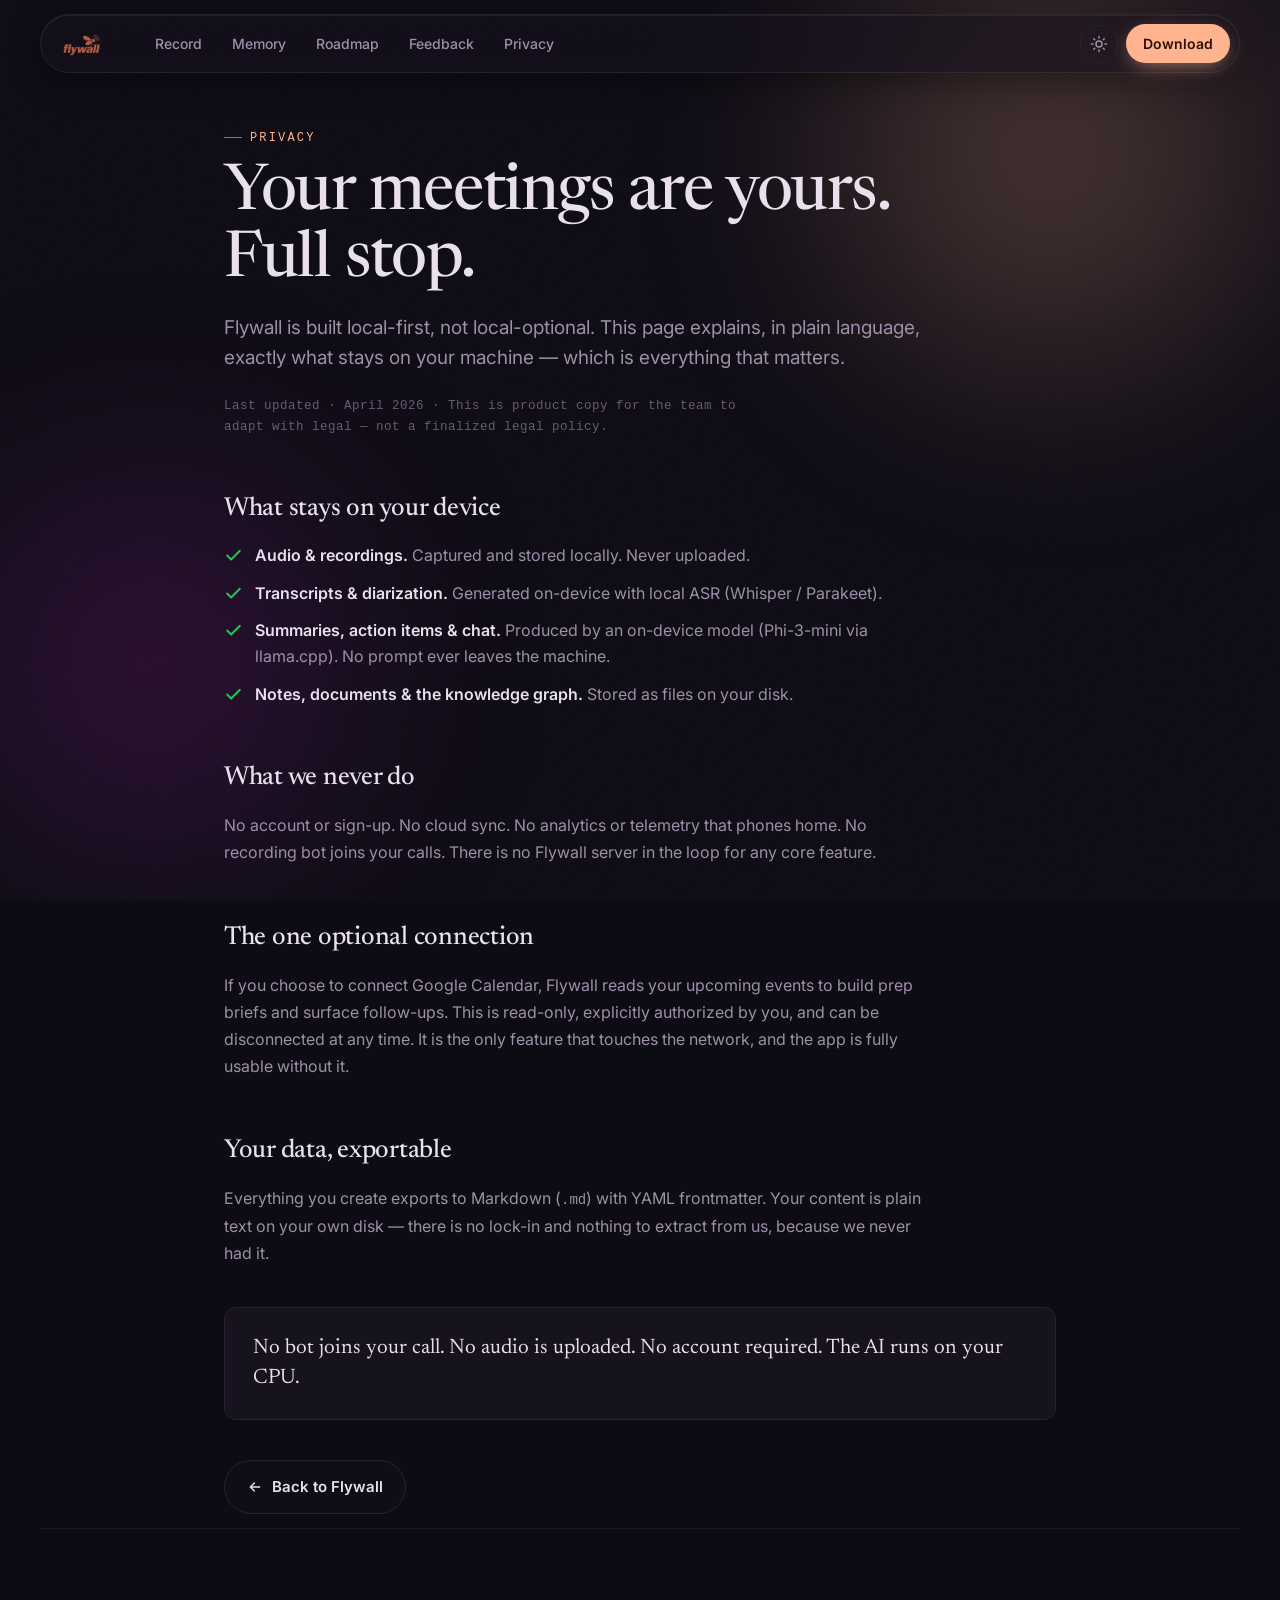
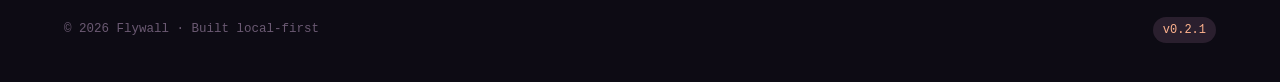
<file: privacy.html>
<!DOCTYPE html>
<html lang="en" data-theme="dark">
<head>
  <meta charset="UTF-8" />
  <meta name="viewport" content="width=device-width, initial-scale=1.0" />
  <title>Privacy — Flywall</title>
  <meta name="description" content="Flywall's privacy promise: on-device by default, nothing uploaded, no account." />
  <link rel="icon" type="image/png" href="assets/fly-icon.png" />
  <link rel="preconnect" href="https://fonts.googleapis.com" />
  <link rel="preconnect" href="https://fonts.gstatic.com" crossorigin />
  <link href="https://fonts.googleapis.com/css2?family=Inter:opsz,wght@14..32,400;14..32,500;14..32,600;14..32,700&family=Newsreader:ital,opsz,wght@0,6..72,300..600;1,6..72,300..500&display=swap" rel="stylesheet" />
  <link rel="stylesheet" href="css/tokens.css" />
  <link rel="stylesheet" href="css/site.css" />
  <style>
    .doc { max-width: var(--maxw-narrow); margin-inline: auto; padding-top: calc(var(--nav-h) + 56px); }
    .doc h1 { font-family: var(--font-display); font-weight: 440; font-size: clamp(38px,6vw,64px); letter-spacing:-0.02em; line-height:1.05; }
    .doc .lead { color: var(--text-secondary); font-size: 19px; margin-top: 18px; max-width: 60ch; line-height:1.6; }
    .doc .meta { font-family: var(--font-mono); font-size: 12.5px; color: var(--text-tertiary); margin-top: 22px; letter-spacing:.04em; }
    .doc h2 { font-family: var(--font-display); font-weight: 480; font-size: 26px; margin-top: 52px; margin-bottom: 14px; letter-spacing:-0.01em; }
    .doc p { color: var(--text-secondary); line-height: 1.7; margin-bottom: 14px; max-width: 70ch; }
    .doc ul.bul { display:flex; flex-direction:column; gap:12px; margin: 8px 0 14px; }
    .doc ul.bul li { display:flex; gap:12px; color: var(--text-secondary); line-height:1.6; max-width:70ch; }
    .doc ul.bul svg { width:19px; height:19px; color: var(--accent-success); flex-shrink:0; margin-top:3px; }
    .doc strong { color: var(--text-primary); font-weight:600; }
    .doc .pill-banner { margin-top: 40px; padding: 26px 28px; border-radius: var(--radius-lg); border:1px solid var(--border-default); background: var(--bg-surface); }
    .doc .pill-banner p { margin:0; }
  </style>
  <!-- Google tag (gtag.js) -->
  <script async src="https://www.googletagmanager.com/gtag/js?id=G-4VJD32J2JE"></script>
  <script>
    window.dataLayer = window.dataLayer || [];
    function gtag(){dataLayer.push(arguments);}
    gtag('js', new Date());
    gtag('config', 'G-4VJD32J2JE');
  </script>
</head>
<body>
<svg width="0" height="0" style="position:absolute" aria-hidden="true"><defs>
  <symbol id="i-check" viewBox="0 0 24 24" fill="none" stroke="currentColor" stroke-width="2.4" stroke-linecap="round" stroke-linejoin="round"><polyline points="20 6 9 17 4 12"/></symbol>
  <symbol id="i-sun" viewBox="0 0 24 24" fill="none" stroke="currentColor" stroke-width="2" stroke-linecap="round" stroke-linejoin="round"><circle cx="12" cy="12" r="4"/><path d="M12 2v2M12 20v2M4.9 4.9l1.4 1.4M17.7 17.7l1.4 1.4M2 12h2M20 12h2M4.9 19.1l1.4-1.4M17.7 6.3l1.4-1.4"/></symbol>
  <symbol id="i-moon" viewBox="0 0 24 24" fill="none" stroke="currentColor" stroke-width="2" stroke-linecap="round" stroke-linejoin="round"><path d="M21 12.8A9 9 0 1 1 11.2 3a7 7 0 0 0 9.8 9.8z"/></symbol>
  <symbol id="i-arrow" viewBox="0 0 24 24" fill="none" stroke="currentColor" stroke-width="2.1" stroke-linecap="round" stroke-linejoin="round"><path d="M5 12h14m0 0-6-6m6 6-6 6"/></symbol>
</defs></svg>

<div class="orbs" aria-hidden="true"><div class="orb orb--peach"></div><div class="orb orb--purple"></div></div>

<header class="nav glass" id="nav">
  <div class="nav-left">
    <a class="brand" href="index.html" aria-label="Flywall home"><img class="brand-logo" src="assets/flywall-logo.png" alt="Flywall" /></a>
    <nav class="nav-links" aria-label="Primary">
      <a href="index.html#record">Record</a><a href="index.html#memory">Memory</a><a href="roadmap.html">Roadmap</a><a href="feedback.html">Feedback</a><a href="index.html#privacy">Privacy</a>
    </nav>
  </div>
  <div class="nav-right">
    <button class="theme-toggle" id="themeToggle" aria-label="Toggle theme"><svg class="sun"><use href="#i-sun"/></svg><svg class="moon"><use href="#i-moon"/></svg></button>
    <a class="btn btn-primary" href="download.html">Download</a>
  </div>
</header>

<main class="container doc">
  <span class="eyebrow">Privacy</span>
  <h1 class="h-display" style="margin-top:14px;">Your meetings are yours.<br/>Full stop.</h1>
  <p class="lead">Flywall is built local-first, not local-optional. This page explains, in plain language, exactly what stays on your machine — which is everything that matters.</p>
  <p class="meta">Last updated · April 2026 · This is product copy for the team to adapt with legal — not a finalized legal policy.</p>

  <h2>What stays on your device</h2>
  <ul class="bul">
    <li><svg><use href="#i-check"/></svg><span><strong>Audio &amp; recordings.</strong> Captured and stored locally. Never uploaded.</span></li>
    <li><svg><use href="#i-check"/></svg><span><strong>Transcripts &amp; diarization.</strong> Generated on-device with local ASR (Whisper / Parakeet).</span></li>
    <li><svg><use href="#i-check"/></svg><span><strong>Summaries, action items &amp; chat.</strong> Produced by an on-device model (Phi-3-mini via llama.cpp). No prompt ever leaves the machine.</span></li>
    <li><svg><use href="#i-check"/></svg><span><strong>Notes, documents &amp; the knowledge graph.</strong> Stored as files on your disk.</span></li>
  </ul>

  <h2>What we never do</h2>
  <p>No account or sign-up. No cloud sync. No analytics or telemetry that phones home. No recording bot joins your calls. There is no Flywall server in the loop for any core feature.</p>

  <h2>The one optional connection</h2>
  <p>If you choose to connect Google Calendar, Flywall reads your upcoming events to build prep briefs and surface follow-ups. This is read-only, explicitly authorized by you, and can be disconnected at any time. It is the only feature that touches the network, and the app is fully usable without it.</p>

  <h2>Your data, exportable</h2>
  <p>Everything you create exports to Markdown (<span class="mono" style="font-size:14px;">.md</span>) with YAML frontmatter. Your content is plain text on your own disk — there is no lock-in and nothing to extract from us, because we never had it.</p>

  <div class="pill-banner">
    <p style="color:var(--text-primary);font-family:var(--font-display);font-size:21px;line-height:1.4;">No bot joins your call. No audio is uploaded. No account required. The AI runs on your CPU.</p>
  </div>

  <p style="margin-top:40px;"><a class="btn btn-ghost" href="index.html"><svg width="16" height="16" style="transform:rotate(180deg)"><use href="#i-arrow"/></svg>Back to Flywall</a></p>
</main>

<footer class="footer container">
  <div class="footer-bottom" style="border-top:none;margin-top:24px;padding-top:0;">
    <span class="mono">© 2026 Flywall · Built local-first</span>
    <span class="ver-badge">v0.2.1</span>
  </div>
</footer>

<script>
  (function () {
    var root = document.documentElement;
    try { var s = localStorage.getItem('fw-theme'); if (s) root.setAttribute('data-theme', s); } catch (e) {}
    var nav = document.getElementById('nav');
    var onS = function () { nav.classList.toggle('is-scrolled', window.scrollY > 40); };
    onS(); window.addEventListener('scroll', onS, { passive: true });
    document.getElementById('themeToggle').addEventListener('click', function () {
      var n = root.getAttribute('data-theme') === 'light' ? 'dark' : 'light';
      root.setAttribute('data-theme', n);
      try { localStorage.setItem('fw-theme', n); } catch (e) {}
    });
  })();
</script>
</body>
</html>
</file>
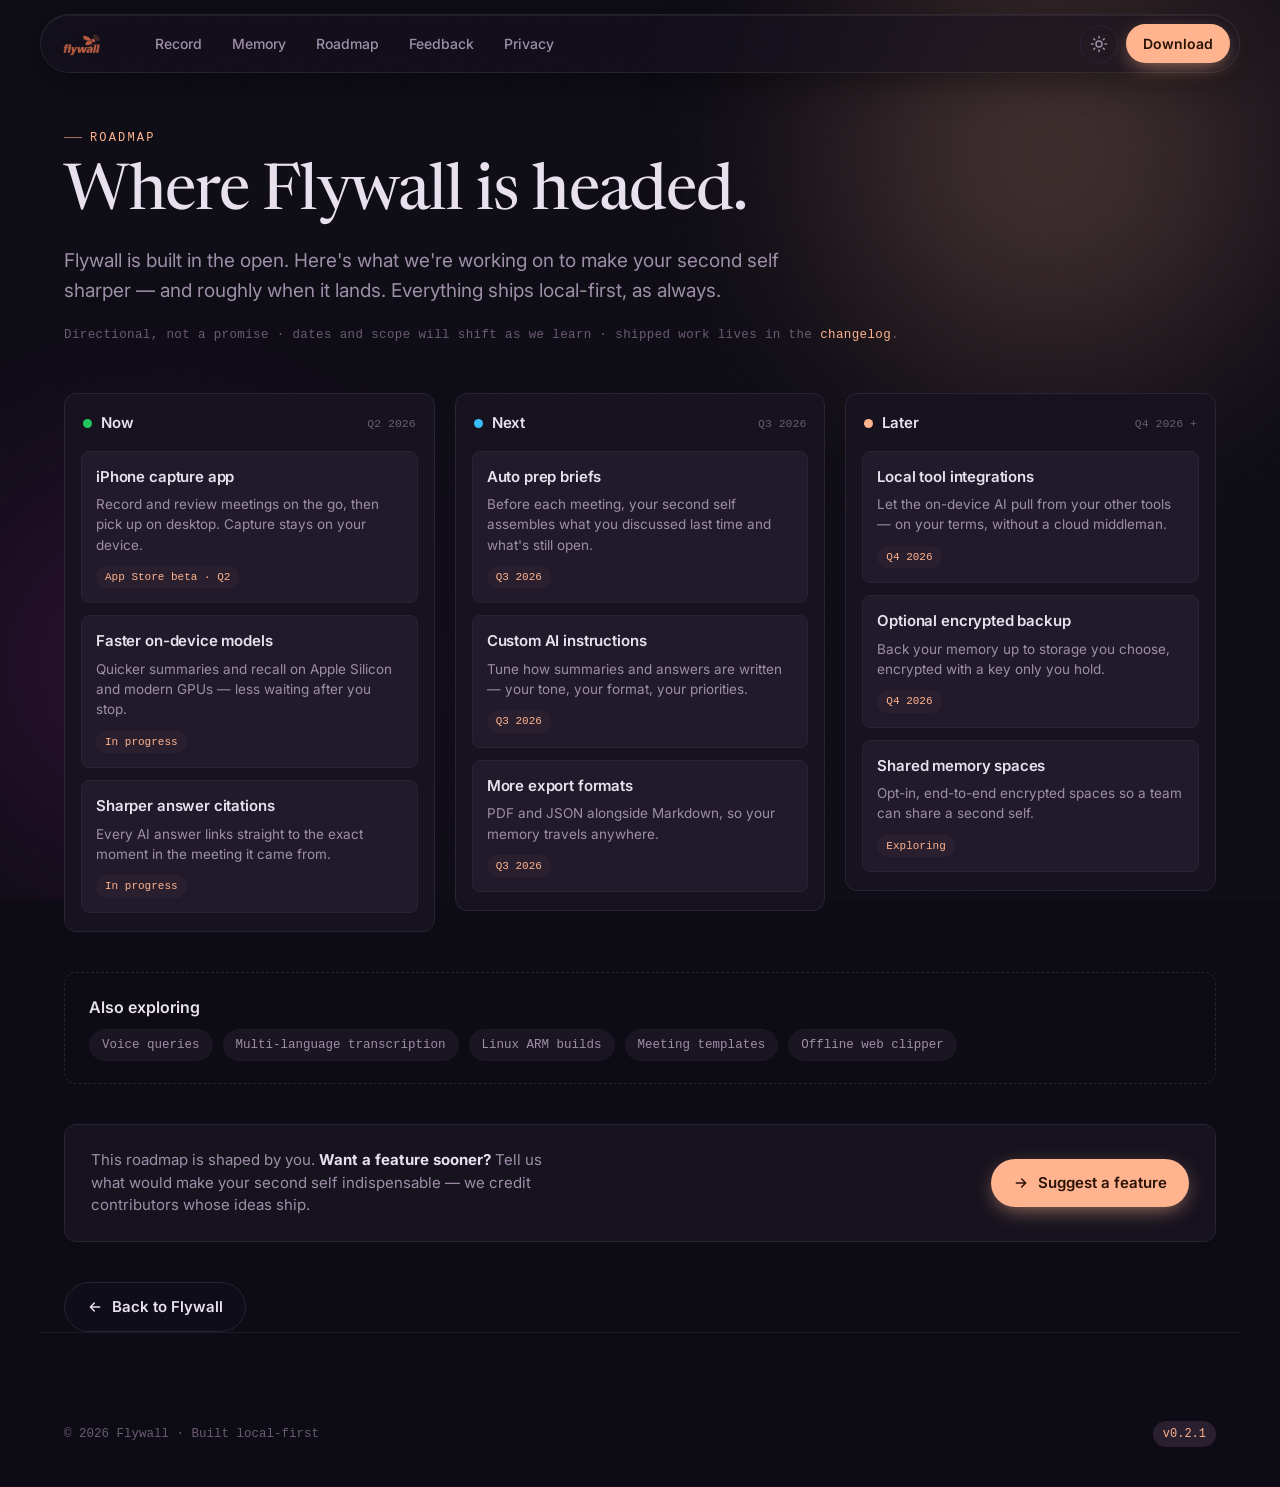
<file: roadmap.html>
<!DOCTYPE html>
<html lang="en" data-theme="dark">
<head>
  <meta charset="UTF-8" />
  <meta name="viewport" content="width=device-width, initial-scale=1.0" />
  <title>Roadmap — Flywall</title>
  <meta name="description" content="Where Flywall is headed — the features we're building next for your second self, and roughly when. Directional, not a promise." />
  <link rel="icon" type="image/png" href="assets/fly-icon.png" />
  <link rel="preconnect" href="https://fonts.googleapis.com" />
  <link rel="preconnect" href="https://fonts.gstatic.com" crossorigin />
  <link href="https://fonts.googleapis.com/css2?family=Inter:opsz,wght@14..32,400;14..32,500;14..32,600;14..32,700&family=Newsreader:ital,opsz,wght@0,6..72,300..600;1,6..72,300..500&display=swap" rel="stylesheet" />
  <link rel="stylesheet" href="css/tokens.css" />
  <link rel="stylesheet" href="css/site.css" />
  <style>
    .doc { max-width: var(--maxw); margin-inline: auto; padding-top: calc(var(--nav-h) + 56px); }
    .doc h1 { font-family: var(--font-display); font-weight: 440; font-size: clamp(38px,6vw,64px); letter-spacing:-0.02em; line-height:1.05; }
    .doc .lead { color: var(--text-secondary); font-size: 19px; margin-top: 18px; max-width: 60ch; line-height:1.6; }
    .doc .meta { font-family: var(--font-mono); font-size: 12.5px; color: var(--text-tertiary); margin-top: 20px; letter-spacing:.03em; }

    .rm-lanes { display: grid; grid-template-columns: repeat(3, 1fr); gap: 20px; margin-top: 48px; align-items: start; }
    .rm-lane { background: var(--bg-surface); border: 1px solid var(--border-default); border-radius: var(--radius-lg); padding: 18px 16px; }
    .rm-lane-head { display: flex; align-items: center; justify-content: space-between; margin-bottom: 16px; padding: 0 2px; }
    .rm-lane-title { display: inline-flex; align-items: center; gap: 9px; font-weight: 600; font-size: 15px; letter-spacing: -0.01em; }
    .rm-dot { width: 9px; height: 9px; border-radius: 50%; flex-shrink: 0; }
    .rm-lane.now   .rm-dot { background: var(--accent-success); }
    .rm-lane.next  .rm-dot { background: var(--accent-info); }
    .rm-lane.later .rm-dot { background: var(--accent-primary); }
    .rm-when { font-family: var(--font-mono); font-size: 11.5px; color: var(--text-tertiary); }
    .rm-card { background: var(--bg-elevated); border: 1px solid var(--border-default); border-radius: var(--radius-md); padding: 14px; margin-bottom: 12px; transition: border-color var(--t-smooth), transform var(--t-smooth); }
    .rm-card:last-child { margin-bottom: 0; }
    .rm-card:hover { border-color: color-mix(in oklch, var(--accent-primary) 40%, var(--border-default)); transform: translateY(-2px); }
    .rm-card h3 { font-size: 15px; font-weight: 600; margin-bottom: 6px; letter-spacing: -0.01em; }
    .rm-card p { font-size: 13.5px; color: var(--text-secondary); line-height: 1.5; }
    .rm-tag { display: inline-block; margin-top: 11px; font-family: var(--font-mono); font-size: 11px; padding: 3px 9px; border-radius: var(--radius-full); background: var(--accent-muted); color: var(--accent-primary); }

    .rm-explore { margin-top: 40px; padding: 22px 24px; border: 1px dashed var(--border-default); border-radius: var(--radius-lg); }
    .rm-explore h2 { font-size: 16px; font-weight: 600; margin-bottom: 10px; }
    .rm-explore ul { display: flex; flex-wrap: wrap; gap: 10px; }
    .rm-explore li { font-family: var(--font-mono); font-size: 12.5px; color: var(--text-secondary); background: var(--bg-subtle); border: 1px solid var(--border-subtle); padding: 6px 12px; border-radius: var(--radius-full); }

    .rm-cta { margin-top: 40px; display: flex; flex-wrap: wrap; gap: 14px 20px; align-items: center; justify-content: space-between; padding: 24px 26px; border-radius: var(--radius-lg); border: 1px solid var(--border-default); background: var(--bg-surface); }
    .rm-cta p { color: var(--text-secondary); font-size: 15px; max-width: 52ch; }
    .rm-cta p b { color: var(--text-primary); }

    @media (max-width: 820px) { .rm-lanes { grid-template-columns: 1fr; } }
  </style>
  <!-- Google tag (gtag.js) -->
  <script async src="https://www.googletagmanager.com/gtag/js?id=G-4VJD32J2JE"></script>
  <script>
    window.dataLayer = window.dataLayer || [];
    function gtag(){dataLayer.push(arguments);}
    gtag('js', new Date());
    gtag('config', 'G-4VJD32J2JE');
  </script>
</head>
<body>
<svg width="0" height="0" style="position:absolute" aria-hidden="true"><defs>
  <symbol id="i-sun" viewBox="0 0 24 24" fill="none" stroke="currentColor" stroke-width="2" stroke-linecap="round" stroke-linejoin="round"><circle cx="12" cy="12" r="4"/><path d="M12 2v2M12 20v2M4.9 4.9l1.4 1.4M17.7 17.7l1.4 1.4M2 12h2M20 12h2M4.9 19.1l1.4-1.4M17.7 6.3l1.4-1.4"/></symbol>
  <symbol id="i-moon" viewBox="0 0 24 24" fill="none" stroke="currentColor" stroke-width="2" stroke-linecap="round" stroke-linejoin="round"><path d="M21 12.8A9 9 0 1 1 11.2 3a7 7 0 0 0 9.8 9.8z"/></symbol>
  <symbol id="i-arrow" viewBox="0 0 24 24" fill="none" stroke="currentColor" stroke-width="2.1" stroke-linecap="round" stroke-linejoin="round"><path d="M5 12h14m0 0-6-6m6 6-6 6"/></symbol>
</defs></svg>

<div class="orbs" aria-hidden="true"><div class="orb orb--peach"></div><div class="orb orb--purple"></div></div>

<header class="nav glass" id="nav">
  <div class="nav-left">
    <a class="brand" href="index.html" aria-label="Flywall home"><img class="brand-logo" src="assets/flywall-logo.png" alt="Flywall" /></a>
    <nav class="nav-links" aria-label="Primary">
      <a href="index.html#record">Record</a><a href="index.html#memory">Memory</a><a href="roadmap.html" aria-current="page">Roadmap</a><a href="feedback.html">Feedback</a><a href="index.html#privacy">Privacy</a>
    </nav>
  </div>
  <div class="nav-right">
    <button class="theme-toggle" id="themeToggle" aria-label="Toggle theme"><svg class="sun"><use href="#i-sun"/></svg><svg class="moon"><use href="#i-moon"/></svg></button>
    <a class="btn btn-primary" href="download.html">Download</a>
  </div>
</header>

<main class="container doc">
  <span class="eyebrow">Roadmap</span>
  <h1 class="h-display" style="margin-top:14px;">Where Flywall is headed.</h1>
  <p class="lead">Flywall is built in the open. Here's what we're working on to make your second self sharper — and roughly when it lands. Everything ships local-first, as always.</p>
  <p class="meta">Directional, not a promise · dates and scope will shift as we learn · shipped work lives in the <a href="changelog.html" style="color:var(--accent-primary)">changelog</a>.</p>

  <!-- EDIT ME: these are placeholder roadmap items. Swap titles, descriptions, and ETAs for your real plan. -->
  <div class="rm-lanes">
    <!-- NOW -->
    <section class="rm-lane now">
      <header class="rm-lane-head">
        <span class="rm-lane-title"><span class="rm-dot"></span>Now</span>
        <span class="rm-when">Q2 2026</span>
      </header>
      <article class="rm-card">
        <h3>iPhone capture app</h3>
        <p>Record and review meetings on the go, then pick up on desktop. Capture stays on your device.</p>
        <span class="rm-tag">App Store beta · Q2</span>
      </article>
      <article class="rm-card">
        <h3>Faster on-device models</h3>
        <p>Quicker summaries and recall on Apple Silicon and modern GPUs — less waiting after you stop.</p>
        <span class="rm-tag">In progress</span>
      </article>
      <article class="rm-card">
        <h3>Sharper answer citations</h3>
        <p>Every AI answer links straight to the exact moment in the meeting it came from.</p>
        <span class="rm-tag">In progress</span>
      </article>
    </section>

    <!-- NEXT -->
    <section class="rm-lane next">
      <header class="rm-lane-head">
        <span class="rm-lane-title"><span class="rm-dot"></span>Next</span>
        <span class="rm-when">Q3 2026</span>
      </header>
      <article class="rm-card">
        <h3>Auto prep briefs</h3>
        <p>Before each meeting, your second self assembles what you discussed last time and what's still open.</p>
        <span class="rm-tag">Q3 2026</span>
      </article>
      <article class="rm-card">
        <h3>Custom AI instructions</h3>
        <p>Tune how summaries and answers are written — your tone, your format, your priorities.</p>
        <span class="rm-tag">Q3 2026</span>
      </article>
      <article class="rm-card">
        <h3>More export formats</h3>
        <p>PDF and JSON alongside Markdown, so your memory travels anywhere.</p>
        <span class="rm-tag">Q3 2026</span>
      </article>
    </section>

    <!-- LATER -->
    <section class="rm-lane later">
      <header class="rm-lane-head">
        <span class="rm-lane-title"><span class="rm-dot"></span>Later</span>
        <span class="rm-when">Q4 2026 +</span>
      </header>
      <article class="rm-card">
        <h3>Local tool integrations</h3>
        <p>Let the on-device AI pull from your other tools — on your terms, without a cloud middleman.</p>
        <span class="rm-tag">Q4 2026</span>
      </article>
      <article class="rm-card">
        <h3>Optional encrypted backup</h3>
        <p>Back your memory up to storage you choose, encrypted with a key only you hold.</p>
        <span class="rm-tag">Q4 2026</span>
      </article>
      <article class="rm-card">
        <h3>Shared memory spaces</h3>
        <p>Opt-in, end-to-end encrypted spaces so a team can share a second self.</p>
        <span class="rm-tag">Exploring</span>
      </article>
    </section>
  </div>

  <div class="rm-explore">
    <h2>Also exploring</h2>
    <ul>
      <li>Voice queries</li>
      <li>Multi-language transcription</li>
      <li>Linux ARM builds</li>
      <li>Meeting templates</li>
      <li>Offline web clipper</li>
    </ul>
  </div>

  <div class="rm-cta">
    <p>This roadmap is shaped by you. <b>Want a feature sooner?</b> Tell us what would make your second self indispensable — we credit contributors whose ideas ship.</p>
    <a class="btn btn-primary" href="feedback.html"><svg width="16" height="16"><use href="#i-arrow"/></svg>Suggest a feature</a>
  </div>

  <p style="margin-top:40px;"><a class="btn btn-ghost" href="index.html"><svg width="16" height="16" style="transform:rotate(180deg)"><use href="#i-arrow"/></svg>Back to Flywall</a></p>
</main>

<footer class="footer container">
  <div class="footer-bottom" style="border-top:none;margin-top:24px;padding-top:0;">
    <span class="mono">© 2026 Flywall · Built local-first</span>
    <span class="ver-badge">v0.2.1</span>
  </div>
</footer>

<script>
  (function () {
    var root = document.documentElement;
    try { var s = localStorage.getItem('fw-theme'); if (s) root.setAttribute('data-theme', s); } catch (e) {}
    var nav = document.getElementById('nav');
    var onS = function () { nav.classList.toggle('is-scrolled', window.scrollY > 40); };
    onS(); window.addEventListener('scroll', onS, { passive: true });
    document.getElementById('themeToggle').addEventListener('click', function () {
      var n = root.getAttribute('data-theme') === 'light' ? 'dark' : 'light';
      root.setAttribute('data-theme', n);
      try { localStorage.setItem('fw-theme', n); } catch (e) {}
    });
  })();
</script>
</body>
</html>
</file>
<file: css/tokens.css>
/* ============================================================
   FLYWALL — Design tokens
   Pulled directly from the app's design system (02-flywall-ux-spec.md).
   Dark-first, with a warm light alternate. Toggle via [data-theme] on <html>.
   ============================================================ */

/* ---- DARK (primary site theme) ---- */
:root,
[data-theme="dark"] {
  /* Backgrounds */
  --bg-canvas: #0d0b14;          /* deep near-black plum — the "desk" */
  --bg-surface: #16121e;         /* cards, panels */
  --bg-surface-hover: #1e1828;
  --bg-subtle: #1a1520;
  --bg-elevated: #201a2a;

  /* Text */
  --text-primary: #e8e0ed;
  --text-secondary: #9e8fa8;
  --text-tertiary: #6b5a73;
  --text-inverse: #0d0b14;

  /* Accents (shared, tuned per theme) */
  --accent-primary: #FFB38E;     /* PEACH — the signature color */
  --accent-hover: #FFC4A8;
  --accent-muted: #2a1f2e;       /* soft peach-on-dark fill */
  --brand-terracotta: #C0633D;   /* logo burnt-orange / wordmark */
  --brand-purple: #701974;       /* deep magenta-purple — ambient glow */
  --accent-info: #38BDF8;
  --accent-success: #22C55E;
  --accent-danger: #EF4444;

  /* Borders */
  --border-default: #2a2235;
  --border-subtle: #1e1828;
  --border-focus: #FFB38E;

  /* Shadows */
  --shadow-card: 0 10px 25px -5px rgba(0, 0, 0, 0.4);
  --shadow-elevated: 0 20px 40px -8px rgba(0, 0, 0, 0.6);
  --shadow-toolbar: 0 8px 32px rgba(0, 0, 0, 0.4);

  /* Glass */
  --glass-bg: rgba(22, 18, 30, 0.62);
  --glass-bg-strong: rgba(13, 11, 20, 0.78);
  --glass-border: rgba(255, 255, 255, 0.08);
  --glass-shadow: 0 8px 32px rgba(0, 0, 0, 0.4), inset 0 1px 0 rgba(255, 255, 255, 0.06);

  /* Canvas */
  --canvas-grid-dot: rgba(150, 122, 160, 0.16);

  /* Knowledge-graph node colours (peach / green / terracotta family — no blue/violet) */
  --node-meeting: #3fae73;   /* green */
  --node-note: #FFB38E;      /* peach */
  --node-doc: #C0633D;       /* terracotta */
  --node-theme: #b9907a;     /* warm taupe (tags / themes) */

  /* Orb opacities */
  --orb-peach: 0.30;
  --orb-purple: 0.42;

  color-scheme: dark;
}

/* ---- LIGHT (warm alternate) ---- */
[data-theme="light"] {
  --bg-canvas: #FCFBF9;          /* warm off-white */
  --bg-surface: #FFFFFF;
  --bg-surface-hover: #F8F7F5;
  --bg-subtle: #F1ECE6;
  --bg-elevated: #FFFFFF;

  --text-primary: #1A1320;
  --text-secondary: #5C5165;
  --text-tertiary: #968AA0;
  --text-inverse: #FFFFFF;

  --accent-primary: #FF9A6B;     /* slightly deeper peach for contrast on white */
  --accent-hover: #F4854F;
  --accent-muted: #FFF1E9;
  --brand-terracotta: #C0633D;
  --brand-purple: #701974;
  --accent-info: #0EA5E9;
  --accent-success: #16A34A;
  --accent-danger: #EF4444;

  --border-default: #ECE6E0;
  --border-subtle: #F4F0EB;
  --border-focus: #FF9A6B;

  --shadow-card: 0 10px 25px -8px rgba(70, 40, 30, 0.10);
  --shadow-elevated: 0 24px 50px -12px rgba(70, 40, 30, 0.16);
  --shadow-toolbar: 0 8px 32px rgba(70, 40, 30, 0.12);

  --glass-bg: rgba(255, 255, 255, 0.66);
  --glass-bg-strong: rgba(255, 255, 255, 0.82);
  --glass-border: rgba(255, 255, 255, 0.7);
  --glass-shadow: 0 8px 32px rgba(70, 40, 30, 0.12), inset 0 1px 0 rgba(255, 255, 255, 0.7);

  --canvas-grid-dot: rgba(160, 140, 120, 0.22);

  --node-meeting: #2E8B57;   /* green */
  --node-note: #E89A6E;      /* peach (deeper for white bg) */
  --node-doc: #C0633D;       /* terracotta */
  --node-theme: #A9805F;     /* warm taupe */

  --orb-peach: 0.34;
  --orb-purple: 0.16;

  color-scheme: light;
}

/* ---- Non-color tokens (shared) ---- */
:root {
  --font-display: "Newsreader", Georgia, "Times New Roman", serif;
  --font-sans: "Inter", -apple-system, BlinkMacSystemFont, "Segoe UI", system-ui, sans-serif;
  --font-mono: "SF Mono", "Cascadia Code", "JetBrains Mono", ui-monospace, Consolas, monospace;

  /* Radii */
  --radius-sm: 6px;
  --radius-md: 8px;
  --radius-lg: 12px;
  --radius-xl: 16px;
  --radius-2xl: 24px;
  --radius-full: 9999px;

  /* Spacing — 4px base */
  --space-1: 4px;   --space-2: 8px;   --space-3: 12px;  --space-4: 16px;
  --space-5: 20px;  --space-6: 24px;  --space-8: 32px;  --space-10: 40px;
  --space-12: 48px; --space-16: 64px; --space-20: 80px; --space-24: 96px;
  --space-32: 128px;

  /* Motion */
  --ease-smooth: cubic-bezier(0.32, 0.72, 0, 1);
  --ease-spring: cubic-bezier(0.34, 1.56, 0.64, 1);
  --t-fast: 120ms var(--ease-smooth);
  --t-normal: 200ms var(--ease-smooth);
  --t-smooth: 320ms var(--ease-smooth);
  --t-spring: 420ms var(--ease-spring);

  /* Layout */
  --maxw: 1200px;
  --maxw-narrow: 880px;
  --nav-h: 64px;
}

/* ============================================================ Reset ======== */
*, *::before, *::after { box-sizing: border-box; }
* { margin: 0; }
html { -webkit-text-size-adjust: 100%; scroll-behavior: smooth; }

body {
  font-family: var(--font-sans);
  background: var(--bg-canvas);
  color: var(--text-primary);
  line-height: 1.5;
  -webkit-font-smoothing: antialiased;
  text-rendering: optimizeLegibility;
  overflow-x: hidden; /* fallback for browsers without `clip` */
  overflow-x: clip;   /* clips horizontal overflow without creating a scroll container, so position:sticky keeps working */
  transition: background 480ms var(--ease-smooth), color 480ms var(--ease-smooth);
}

img, svg, canvas { display: block; max-width: 100%; }
a { color: inherit; text-decoration: none; }
button { font: inherit; color: inherit; cursor: pointer; background: none; border: none; }
ul { list-style: none; padding: 0; }
:focus-visible {
  outline: 2px solid var(--accent-primary);
  outline-offset: 3px;
  border-radius: 4px;
}

/* ============================================================ Glass ======== */
.glass {
  background: var(--glass-bg);
  -webkit-backdrop-filter: blur(24px) saturate(1.4);
  backdrop-filter: blur(24px) saturate(1.4);
  border: 1px solid var(--glass-border);
  box-shadow: var(--glass-shadow);
}
.glass-strong {
  background: var(--glass-bg-strong);
  -webkit-backdrop-filter: blur(32px) saturate(1.6);
  backdrop-filter: blur(32px) saturate(1.6);
  border: 1px solid var(--glass-border);
  box-shadow: var(--glass-shadow);
}
@supports not ((-webkit-backdrop-filter: blur(1px)) or (backdrop-filter: blur(1px))) {
  .glass, .glass-strong { background: var(--bg-surface); }
}

/* mono helper */
.mono { font-family: var(--font-mono); font-variant-ligatures: none; }
</file>
<file: css/site.css>
/* ============================================================
   FLYWALL — Site layout & components
   ============================================================ */

/* -------- Ambient gradient orbs (the Flywall atmosphere) -------- */
.orbs {
  position: fixed;
  inset: 0;
  z-index: -2;
  overflow: hidden;
  pointer-events: none;
}
.orb {
  position: absolute;
  border-radius: 50%;
  filter: blur(90px);
  will-change: transform;
}
.orb--peach {
  width: 52vw; height: 52vw;
  top: -14vw; right: -8vw;
  background: radial-gradient(circle at 50% 50%, var(--accent-primary), transparent 68%);
  opacity: var(--orb-peach);
  animation: drift1 26s var(--ease-smooth) infinite alternate;
}
.orb--purple {
  width: 48vw; height: 48vw;
  top: 28vw; left: -12vw;
  background: radial-gradient(circle at 50% 50%, var(--brand-purple), transparent 66%);
  opacity: var(--orb-purple);
  animation: drift2 32s var(--ease-smooth) infinite alternate;
}
.orb--peach2 {
  width: 36vw; height: 36vw;
  top: 130vh; right: 4vw;
  background: radial-gradient(circle at 50% 50%, var(--accent-primary), transparent 70%);
  opacity: calc(var(--orb-peach) * 0.7);
  animation: drift1 30s var(--ease-smooth) infinite alternate-reverse;
}
@keyframes drift1 { to { transform: translate3d(-6vw, 5vh, 0) scale(1.12); } }
@keyframes drift2 { to { transform: translate3d(7vw, -4vh, 0) scale(1.08); } }

/* subtle film grain over everything for depth */
body::after {
  content: "";
  position: fixed; inset: 0; z-index: -1; pointer-events: none;
  opacity: .035;
  background-image: url("data:image/svg+xml,%3Csvg xmlns='http://www.w3.org/2000/svg' width='160' height='160'%3E%3Cfilter id='n'%3E%3CfeTurbulence type='fractalNoise' baseFrequency='.9' numOctaves='2'/%3E%3C/filter%3E%3Crect width='100%25' height='100%25' filter='url(%23n)'/%3E%3C/svg%3E");
}

/* -------- Layout primitives -------- */
.container { width: 100%; max-width: var(--maxw); margin-inline: auto; padding-inline: var(--space-6); }
.section { padding-block: clamp(72px, 12vh, 140px); position: relative; }
.section--tight { padding-block: clamp(56px, 8vh, 96px); }

.eyebrow {
  font-family: var(--font-mono);
  font-size: 12px;
  letter-spacing: 0.18em;
  text-transform: uppercase;
  color: var(--accent-primary);
  display: inline-flex; align-items: center; gap: 8px;
}
.eyebrow::before {
  content: ""; width: 18px; height: 1px; background: var(--accent-primary); opacity: .6;
}

.h-display {
  font-family: var(--font-display);
  font-weight: 430;
  letter-spacing: -0.02em;
  line-height: 1.04;
  color: var(--text-primary);
  text-wrap: balance;
}
.h-display em { font-style: italic; color: var(--accent-primary); }

.section-title {
  font-family: var(--font-display);
  font-weight: 440;
  font-size: clamp(30px, 4.4vw, 52px);
  letter-spacing: -0.02em;
  line-height: 1.08;
  text-wrap: balance;
}
.section-lede {
  font-size: clamp(16px, 1.5vw, 19px);
  color: var(--text-secondary);
  max-width: 56ch;
  line-height: 1.6;
  text-wrap: pretty;
}

/* -------- Buttons -------- */
.btn {
  display: inline-flex; align-items: center; justify-content: center; gap: 9px;
  padding: 13px 22px;
  border-radius: var(--radius-full);
  font-size: 15px; font-weight: 600;
  transition: transform var(--t-fast), background var(--t-normal), box-shadow var(--t-normal), border-color var(--t-normal);
  white-space: nowrap;
}
.btn:active { transform: scale(0.97); }
.btn-primary {
  background: var(--accent-primary);
  color: #2a1206;
  box-shadow: 0 6px 22px -6px color-mix(in oklch, var(--accent-primary) 70%, transparent);
}
.btn-primary:hover {
  background: var(--accent-hover);
  box-shadow: 0 10px 34px -6px color-mix(in oklch, var(--accent-primary) 85%, transparent), 0 0 0 1px color-mix(in oklch, var(--accent-primary) 40%, transparent);
  transform: translateY(-2px);
}
.btn-ghost {
  color: var(--text-primary);
  border: 1px solid var(--border-default);
  background: color-mix(in oklch, var(--bg-surface) 40%, transparent);
}
.btn-ghost:hover { border-color: var(--text-tertiary); background: var(--bg-surface-hover); transform: translateY(-2px); }
.btn .kbd {
  font-family: var(--font-mono); font-size: 12px; font-weight: 500;
  padding: 2px 6px; border-radius: 5px;
  background: rgba(0,0,0,.14); color: inherit;
}
.btn-ghost .kbd { background: var(--bg-subtle); }

/* -------- Trust ticks -------- */
.ticks { display: flex; flex-wrap: wrap; gap: 10px 22px; align-items: center; }
.tick {
  display: inline-flex; align-items: center; gap: 7px;
  font-family: var(--font-mono); font-size: 12.5px; letter-spacing: .01em;
  color: var(--text-secondary);
}
.tick svg { width: 14px; height: 14px; color: var(--accent-success); flex-shrink: 0; }

/* ============================================================ NAV ========= */
.nav {
  position: fixed; top: 14px; left: 50%; transform: translateX(-50%);
  z-index: 900;
  width: calc(100% - 28px); max-width: var(--maxw);
  border-radius: var(--radius-full);
  padding: 9px 9px 9px 18px;
  display: flex; align-items: center; justify-content: space-between;
  transition: padding var(--t-smooth), top var(--t-smooth), box-shadow var(--t-smooth), width var(--t-smooth);
}
.nav.is-scrolled { top: 8px; width: min(calc(100% - 28px), 940px); box-shadow: var(--shadow-toolbar); }
.nav-left { display: flex; align-items: center; gap: 38px; }
.brand { display: inline-flex; align-items: center; gap: 9px; }
.brand-logo { height: 26px; width: auto; }
.footer-brand .brand-logo { height: 30px; }
[data-theme="dark"] .brand-logo { /* terracotta logo reads fine on dark plum */ }
.nav-links { display: flex; align-items: center; gap: 4px; }
.nav-links a {
  font-size: 14px; font-weight: 500; color: var(--text-secondary);
  padding: 8px 13px; border-radius: var(--radius-sm);
  transition: color var(--t-fast), background var(--t-fast);
}
.nav-links a:hover { color: var(--text-primary); background: var(--bg-surface-hover); }
.nav-links a.active { color: var(--accent-primary); }
.nav-right { display: flex; align-items: center; gap: 8px; }
.theme-toggle {
  width: 38px; height: 38px; border-radius: var(--radius-full);
  display: grid; place-items: center;
  color: var(--text-secondary);
  border: 1px solid var(--border-default);
  transition: color var(--t-fast), background var(--t-fast), transform var(--t-fast);
}
.theme-toggle:hover { color: var(--text-primary); background: var(--bg-surface-hover); }
.theme-toggle svg { width: 18px; height: 18px; }
.theme-toggle .moon { display: none; }
[data-theme="light"] .theme-toggle .moon { display: block; }
[data-theme="light"] .theme-toggle .sun { display: none; }
.nav .btn { padding: 9px 17px; font-size: 14px; }
.nav-burger { display: none; }

/* ============================================================ HERO ======== */
.hero { padding-top: calc(var(--nav-h) + 64px); padding-bottom: 40px; position: relative; }
.hero-inner { display: grid; gap: clamp(40px, 6vh, 72px); }
.hero-copy { max-width: 760px; margin-inline: auto; text-align: center; }
.hero h1 {
  font-size: clamp(42px, 7.2vw, 88px);
  margin-top: 22px;
}
.hero .sub {
  font-size: clamp(17px, 1.9vw, 21px);
  color: var(--text-secondary);
  max-width: 60ch; margin: 22px auto 0;
  line-height: 1.55; text-wrap: pretty;
}
.hero-cta { display: flex; gap: 14px; justify-content: center; flex-wrap: wrap; margin-top: 34px; }
.hero-sub-os { margin-top: 12px; font-size: 13px; color: var(--text-tertiary); }
.hero-sub-os a { color: var(--text-secondary); border-bottom: 1px solid var(--border-default); padding-bottom: 1px; }
.hero-sub-os a:hover { color: var(--accent-primary); border-color: var(--accent-primary); }
.hero .ticks { justify-content: center; margin-top: 30px; }

/* the soundwave motif beside the eyebrow */
.wave { display: inline-flex; align-items: center; gap: 3px; height: 14px; }
.wave i {
  width: 3px; border-radius: 2px; background: var(--accent-primary);
  animation: wavepulse 1.4s var(--ease-smooth) infinite;
}
.wave i:nth-child(1){ height: 5px; animation-delay: 0s; }
.wave i:nth-child(2){ height: 9px; animation-delay: .15s; }
.wave i:nth-child(3){ height: 14px; animation-delay: .3s; }
@keyframes wavepulse { 0%,100%{ transform: scaleY(.5); opacity:.5 } 50%{ transform: scaleY(1); opacity:1 } }

/* ============================================================ Problem ===== */
.shift { text-align: center; }
.shift-grid {
  display: grid; grid-template-columns: 1fr auto 1fr; gap: clamp(20px, 4vw, 64px);
  align-items: center; margin-top: 52px; text-align: left;
}
.shift-card { max-width: 38ch; }
.shift-card .k {
  font-family: var(--font-mono); font-size: 12px; letter-spacing: .12em; text-transform: uppercase;
  color: var(--text-tertiary); margin-bottom: 12px; display: block;
}
.shift-card.pain .k { color: var(--accent-danger); }
.shift-card.fix .k { color: var(--accent-success); }
.shift-card h3 { font-size: 21px; font-weight: 600; margin-bottom: 8px; letter-spacing: -0.01em; }
.shift-card p { color: var(--text-secondary); line-height: 1.6; }
.shift-arrow { color: var(--text-tertiary); }
.shift-arrow svg { width: 40px; height: 40px; }

/* ============================================================ Section head = */
.sec-head { max-width: 62ch; }
.sec-head.center { margin-inline: auto; text-align: center; }
.sec-head .eyebrow { margin-bottom: 18px; }
.sec-head .section-lede { margin-top: 18px; }
.sec-head.center .section-lede { margin-inline: auto; }

/* ============================================================ How it works = */
.how { position: relative; }
.how-layout { display: grid; grid-template-columns: 1fr 1.15fr; gap: clamp(32px, 5vw, 72px); align-items: start; margin-top: 56px; }
.steps { display: flex; flex-direction: column; gap: 8px; position: sticky; top: 120px; }
.step {
  padding: 22px 24px; border-radius: var(--radius-lg);
  border: 1px solid transparent;
  transition: background var(--t-smooth), border-color var(--t-smooth);
  cursor: pointer;
}
.step.is-active { background: var(--bg-surface); border-color: var(--border-default); box-shadow: var(--shadow-card); }
.step-top { display: flex; align-items: center; gap: 12px; }
.step-num {
  font-family: var(--font-mono); font-size: 12px;
  width: 26px; height: 26px; border-radius: var(--radius-full);
  display: grid; place-items: center; flex-shrink: 0;
  border: 1px solid var(--border-default); color: var(--text-tertiary);
  transition: all var(--t-smooth);
}
.step.is-active .step-num { background: var(--accent-primary); color: #2a1206; border-color: transparent; }
.step h3 { font-size: 19px; font-weight: 600; letter-spacing: -0.01em; }
.step p { color: var(--text-secondary); line-height: 1.55; margin-top: 10px; padding-left: 38px;
  max-height: 0; opacity: 0; overflow: hidden; transition: max-height var(--t-smooth), opacity var(--t-smooth), margin var(--t-smooth); }
.step.is-active p { max-height: 120px; opacity: 1; }
.how-stage {
  position: sticky; top: 120px;
  aspect-ratio: 4 / 3;
  border-radius: var(--radius-xl);
  overflow: hidden;
}

/* ============================================================ Bento ======= */
.bento {
  display: grid; gap: 16px; margin-top: 52px;
  grid-template-columns: repeat(6, 1fr);
  grid-auto-rows: 200px;
}
.cell {
  position: relative; overflow: hidden;
  background: var(--bg-surface);
  border: 1px solid var(--border-default);
  border-radius: var(--radius-lg);
  padding: 24px;
  display: flex; flex-direction: column;
  transition: transform var(--t-smooth), border-color var(--t-smooth), box-shadow var(--t-smooth);
}
.cell:hover { transform: translateY(-4px); border-color: color-mix(in oklch, var(--accent-primary) 40%, var(--border-default)); box-shadow: var(--shadow-card); }
.cell h3 { font-size: 18px; font-weight: 600; letter-spacing: -0.01em; margin-bottom: 7px; }
.cell p { color: var(--text-secondary); font-size: 14.5px; line-height: 1.5; }
.cell .cell-copy { margin-top: auto; }
.cell-visual { flex: 1; position: relative; margin: -6px -6px 14px; min-height: 0; }
.cell-icon { width: 22px; height: 22px; color: var(--accent-primary); margin-bottom: 14px; }
/* spans */
.cell.w3 { grid-column: span 3; }
.cell.w2 { grid-column: span 2; }
.cell.w4 { grid-column: span 4; }
.cell.h2 { grid-row: span 2; }

/* ============================================================ Privacy ===== */
.privacy-band { position: relative; }
.privacy-slab {
  border-radius: var(--radius-2xl);
  padding: clamp(36px, 6vw, 80px);
  background:
    radial-gradient(120% 140% at 85% 0%, color-mix(in oklch, var(--brand-purple) 24%, transparent), transparent 60%),
    var(--bg-surface);
  border: 1px solid var(--border-default);
  overflow: hidden; position: relative;
}
.privacy-grid { display: grid; grid-template-columns: 1.1fr 1fr; gap: clamp(32px, 5vw, 64px); align-items: center; }
.privacy-points { margin-top: 28px; display: flex; flex-direction: column; gap: 14px; }
.privacy-point { display: flex; gap: 13px; align-items: flex-start; }
.privacy-point svg { width: 20px; height: 20px; color: var(--accent-success); flex-shrink: 0; margin-top: 2px; }
.privacy-point b { font-weight: 600; }
.privacy-point span { color: var(--text-secondary); }
.privacy-quote { font-family: var(--font-display); font-size: clamp(22px, 2.6vw, 30px); line-height: 1.32; letter-spacing: -0.01em; margin-top: 30px; text-wrap: balance; }

/* ============================================================ Personas ==== */
.personas { display: grid; grid-template-columns: repeat(4, 1fr); gap: 16px; margin-top: 48px; }
.persona {
  padding: 26px 24px; border-radius: var(--radius-lg);
  border: 1px solid var(--border-default); background: var(--bg-surface);
  transition: transform var(--t-smooth), border-color var(--t-smooth);
}
.persona:hover { transform: translateY(-4px); border-color: color-mix(in oklch, var(--accent-primary) 40%, var(--border-default)); }
.persona .glyph { width: 40px; height: 40px; border-radius: var(--radius-md); display: grid; place-items: center; background: var(--accent-muted); color: var(--accent-primary); margin-bottom: 18px; }
.persona .glyph svg { width: 21px; height: 21px; }
.persona h3 { font-size: 17px; font-weight: 600; margin-bottom: 7px; }
.persona p { color: var(--text-secondary); font-size: 14px; line-height: 1.5; }

/* ============================================================ Graph ======= */
.graph-band .privacy-grid { align-items: center; }
.graph-stage {
  aspect-ratio: 1 / 1; border-radius: var(--radius-xl);
  background: var(--bg-surface); border: 1px solid var(--border-default);
  position: relative; overflow: hidden;
}
.graph-legend { display: flex; flex-wrap: wrap; gap: 10px 18px; margin-top: 26px; }
.legend-item { display: inline-flex; align-items: center; gap: 8px; font-size: 13px; color: var(--text-secondary); font-family: var(--font-mono); }
.legend-dot { width: 10px; height: 10px; border-radius: 50%; }

/* ============================================================ FAQ ========= */
.faq { max-width: var(--maxw-narrow); margin-inline: auto; margin-top: 48px; }
.faq-item { border-bottom: 1px solid var(--border-default); }
.faq-q {
  width: 100%; text-align: left; display: flex; align-items: center; justify-content: space-between; gap: 20px;
  padding: 24px 4px; font-size: 18px; font-weight: 500; letter-spacing: -0.01em;
}
.faq-q:hover { color: var(--accent-primary); }
.faq-icon { flex-shrink: 0; width: 22px; height: 22px; position: relative; }
.faq-icon::before, .faq-icon::after { content: ""; position: absolute; background: currentColor; border-radius: 2px; transition: transform var(--t-smooth); }
.faq-icon::before { top: 10px; left: 3px; width: 16px; height: 2px; }
.faq-icon::after { top: 3px; left: 10px; width: 2px; height: 16px; }
.faq-item.open .faq-icon::after { transform: scaleY(0); }
.faq-a { max-height: 0; overflow: hidden; transition: max-height var(--t-smooth); }
.faq-a-inner { padding: 0 4px 26px; color: var(--text-secondary); line-height: 1.65; max-width: 70ch; }
.faq-a-inner a { color: var(--accent-primary); border-bottom: 1px solid currentColor; }

/* ============================================================ Final CTA === */
.finale { text-align: center; position: relative; padding-block: clamp(90px, 16vh, 180px); }
.finale::before {
  content: ""; position: absolute; inset: 0; z-index: -1;
  background: radial-gradient(60% 80% at 50% 60%, color-mix(in oklch, var(--accent-primary) 22%, transparent), transparent 70%);
}
.finale h2 { font-size: clamp(36px, 6vw, 72px); }
.finale .section-lede { margin: 22px auto 0; }
.finale .hero-cta { margin-top: 38px; }

/* ============================================================ Footer ====== */
.footer { border-top: 1px solid var(--border-subtle); padding-block: 64px 40px; }
.footer-top { display: grid; grid-template-columns: 1.6fr repeat(3, 1fr); gap: 40px; }
.footer-brand .brand { margin-bottom: 16px; }
.footer-brand p { color: var(--text-secondary); max-width: 32ch; font-size: 14px; line-height: 1.5; }
.footer-col h4 { font-size: 12px; letter-spacing: .08em; text-transform: uppercase; color: var(--text-tertiary); margin-bottom: 16px; font-family: var(--font-mono); font-weight: 500; }
.footer-col a { display: block; color: var(--text-secondary); font-size: 14.5px; padding: 5px 0; transition: color var(--t-fast); }
.footer-col a:hover { color: var(--accent-primary); }
.footer-bottom { display: flex; align-items: center; justify-content: space-between; gap: 16px; margin-top: 52px; padding-top: 26px; border-top: 1px solid var(--border-subtle); flex-wrap: wrap; }
.footer-bottom .mono { font-size: 12.5px; color: var(--text-tertiary); }
.ver-badge { font-family: var(--font-mono); font-size: 12px; padding: 4px 10px; border-radius: var(--radius-full); background: var(--accent-muted); color: var(--accent-primary); }

/* ============================================================ Reveals ===== */
.reveal { opacity: 0; transform: translateY(22px); transition: opacity .7s var(--ease-smooth), transform .7s var(--ease-smooth); }
.reveal.in { opacity: 1; transform: none; }
.reveal.d1 { transition-delay: .07s; } .reveal.d2 { transition-delay: .14s; }
.reveal.d3 { transition-delay: .21s; } .reveal.d4 { transition-delay: .28s; }
.reveal.d5 { transition-delay: .35s; } .reveal.d6 { transition-delay: .42s; }

/* ============================================================ Pillars ===== */
.pillar-chips { display: grid; grid-template-columns: repeat(3, 1fr); gap: 14px; margin-top: 44px; }
.pchip {
  display: flex; align-items: center; gap: 14px;
  padding: 20px 22px; border-radius: var(--radius-lg);
  border: 1px solid var(--border-default); background: var(--bg-surface);
  transition: transform var(--t-smooth), border-color var(--t-smooth), box-shadow var(--t-smooth);
}
.pchip:hover { transform: translateY(-4px); border-color: color-mix(in oklch, var(--accent-primary) 45%, var(--border-default)); box-shadow: var(--shadow-card); }
.pchip .pn { font-family: var(--font-mono); font-size: 12px; color: var(--text-tertiary); }
.pchip svg { width: 20px; height: 20px; color: var(--accent-primary); flex-shrink: 0; }
.pchip b { font-size: 15px; font-weight: 600; letter-spacing: -0.01em; }
.pchip.active { border-color: color-mix(in oklch, var(--accent-primary) 60%, transparent); }
.pchip.active .pn, .pchip.active b { color: var(--accent-primary); }

/* Sticky pillar-chip nav: the three pills pin through the pillars, then release.
   No background bar — they float over the page so there's no banner/band that
   could clash with the ambient gradient behind. The pills themselves are opaque. */
.pchips-sticky {
  position: -webkit-sticky; position: sticky;
  top: calc(var(--nav-h) + 10px);
  z-index: 800;
  padding: 6px 0;
  background: transparent;
  pointer-events: none; /* let the gaps between pills not block the page */
}
.pchips-sticky .pillar-chips { margin-top: 0; }
.pchips-sticky .pchip { pointer-events: auto; }
/* keep the 3 pillar targets clear of the pinned bar when jumped to via the chips */
#record, #notes, #memory { scroll-margin-top: calc(var(--nav-h) + 64px); }
@media (max-width: 760px) {
  .pchips-sticky { position: static; } /* let it scroll normally on small screens */
}

.pillar-grid { display: grid; grid-template-columns: 1fr 1.12fr; gap: clamp(36px, 6vw, 84px); align-items: center; }
.pillar-grid.reverse .pillar-copy { order: 2; }
.pillar-kicker { display: inline-flex; align-items: center; gap: 10px; font-family: var(--font-mono); font-size: 12.5px; letter-spacing: .08em; text-transform: uppercase; color: var(--accent-primary); margin-bottom: 18px; }
.pillar-kicker .pk-num { display: grid; place-items: center; width: 26px; height: 26px; border-radius: var(--radius-full); border: 1px solid color-mix(in oklch, var(--accent-primary) 45%, transparent); font-size: 11px; }
.pillar-copy .section-title { font-size: clamp(28px, 3.6vw, 42px); }
.pillar-copy .section-lede { margin-top: 18px; }
.pillar-points { margin-top: 26px; display: flex; flex-direction: column; gap: 14px; }
.pillar-points li { display: flex; gap: 13px; align-items: flex-start; color: var(--text-secondary); line-height: 1.5; }
.pillar-points svg { width: 19px; height: 19px; color: var(--accent-primary); flex-shrink: 0; margin-top: 2px; }
.pillar-points b { color: var(--text-primary); font-weight: 600; }

/* Pillar 3 — lead treatment */
.pillar-lead { position: relative; padding-block: clamp(80px, 13vh, 150px); }
.pillar-lead::before { content: ""; position: absolute; inset: 0; z-index: -1; background: radial-gradient(70% 60% at 80% 10%, color-mix(in oklch, var(--brand-purple) 20%, transparent), transparent 70%); }
.pillar-kicker.lead { font-size: 13px; }
.section-title.big { font-size: clamp(34px, 5.4vw, 64px); }
.memory-layout { display: grid; grid-template-columns: 0.82fr 1.18fr; gap: clamp(28px, 4vw, 56px); align-items: center; margin-top: 52px; }

.mem-pipeline { display: flex; flex-direction: column; gap: 12px; position: relative; padding: 28px; border-radius: var(--radius-xl); border: 1px solid var(--border-default); background: var(--bg-surface); }
.pipe-step { display: grid; grid-template-columns: auto 1fr; grid-template-rows: auto auto; column-gap: 14px; align-items: center; }
.pipe-ic { grid-row: span 2; width: 44px; height: 44px; border-radius: var(--radius-md); display: grid; place-items: center; background: var(--accent-muted); color: var(--accent-primary); }
.pipe-ic svg { width: 21px; height: 21px; }
.pipe-step b { font-size: 16px; font-weight: 600; align-self: end; }
.pipe-step span { font-size: 12.5px; color: var(--text-tertiary); font-family: var(--font-mono); align-self: start; }
.pipe-arrow { color: var(--text-tertiary); padding-left: 14px; height: 18px; display: flex; align-items: center; }
.pipe-arrow svg { width: 18px; height: 18px; transform: rotate(90deg); }
.pipe-seal { margin-top: 8px; display: inline-flex; align-items: center; gap: 7px; align-self: flex-start; font-size: 11.5px; color: var(--accent-success); padding: 6px 12px; border-radius: var(--radius-full); background: color-mix(in oklch, var(--accent-success) 12%, transparent); }

.memory-stage .app-window { box-shadow: var(--shadow-elevated); }
.mem-body { display: grid; grid-template-columns: 1.2fr 1fr; min-height: 320px; }
.mem-chat { padding: 22px 22px; border-right: 1px solid var(--border-subtle); display: flex; flex-direction: column; gap: 16px; justify-content: center; }
.mem-graph { position: relative; background: var(--bg-canvas); overflow: hidden; }

/* ============================================================ Mini features */
.mini-features { display: grid; grid-template-columns: repeat(4, 1fr); gap: 16px; margin-top: 44px; }
.mf { padding: 24px; border-radius: var(--radius-lg); border: 1px solid var(--border-default); background: var(--bg-surface); transition: transform var(--t-smooth), border-color var(--t-smooth); }
.mf:hover { transform: translateY(-4px); border-color: color-mix(in oklch, var(--accent-primary) 40%, var(--border-default)); }
.mf svg { width: 22px; height: 22px; color: var(--accent-primary); margin-bottom: 16px; }
.mf b { display: block; font-size: 16px; font-weight: 600; letter-spacing: -0.01em; margin-bottom: 6px; }
.mf p { color: var(--text-secondary); font-size: 14px; line-height: 1.5; }

/* ============================================================ Responsive == */
@media (max-width: 940px) {
  .pillar-chips { grid-template-columns: 1fr; }
  .pillar-grid, .pillar-grid.reverse { grid-template-columns: 1fr; }
  .pillar-grid.reverse .pillar-copy { order: 0; }
  .memory-layout { grid-template-columns: 1fr; }
  .mem-body { grid-template-columns: 1fr; }
  .mem-graph { min-height: 240px; }
  .mem-chat { border-right: none; border-bottom: 1px solid var(--border-subtle); }
  .mini-features { grid-template-columns: repeat(2, 1fr); }
}
@media (max-width: 940px) {
  .nav-links { display: none; }
  .nav-burger { display: grid; place-items: center; width: 38px; height: 38px; border-radius: var(--radius-full); border: 1px solid var(--border-default); color: var(--text-secondary); }
  .how-layout { grid-template-columns: 1fr; }
  .how-stage { position: relative; top: 0; }
  .steps { position: relative; top: 0; }
  .privacy-grid, .graph-band .privacy-grid { grid-template-columns: 1fr; }
  .bento { grid-template-columns: repeat(2, 1fr); grid-auto-rows: 190px; }
  .cell.w3, .cell.w4 { grid-column: span 2; }
  .cell.w2 { grid-column: span 1; }
  .personas { grid-template-columns: repeat(2, 1fr); }
  .footer-top { grid-template-columns: 1fr 1fr; }
}
@media (max-width: 600px) {
  .container { padding-inline: var(--space-5); }
  .shift-grid { grid-template-columns: 1fr; }
  .shift-arrow { transform: rotate(90deg); margin-inline: auto; }
  .bento { grid-template-columns: 1fr; }
  .cell.w2, .cell.w3, .cell.w4 { grid-column: span 1; }
  .cell.h2 { grid-row: span 1; }
  .personas { grid-template-columns: 1fr; }
  .mini-features { grid-template-columns: 1fr; }
  .footer-top { grid-template-columns: 1fr; gap: 28px; }
  .hero-cta .btn { flex: 1; }
}

/* ============================================================ Reduced motion */
@media (prefers-reduced-motion: reduce) {
  *, *::before, *::after { animation-duration: .001ms !important; animation-iteration-count: 1 !important; transition-duration: .001ms !important; scroll-behavior: auto !important; }
  .reveal { opacity: 1; transform: none; }
  .orb { animation: none; }
}
</file>
